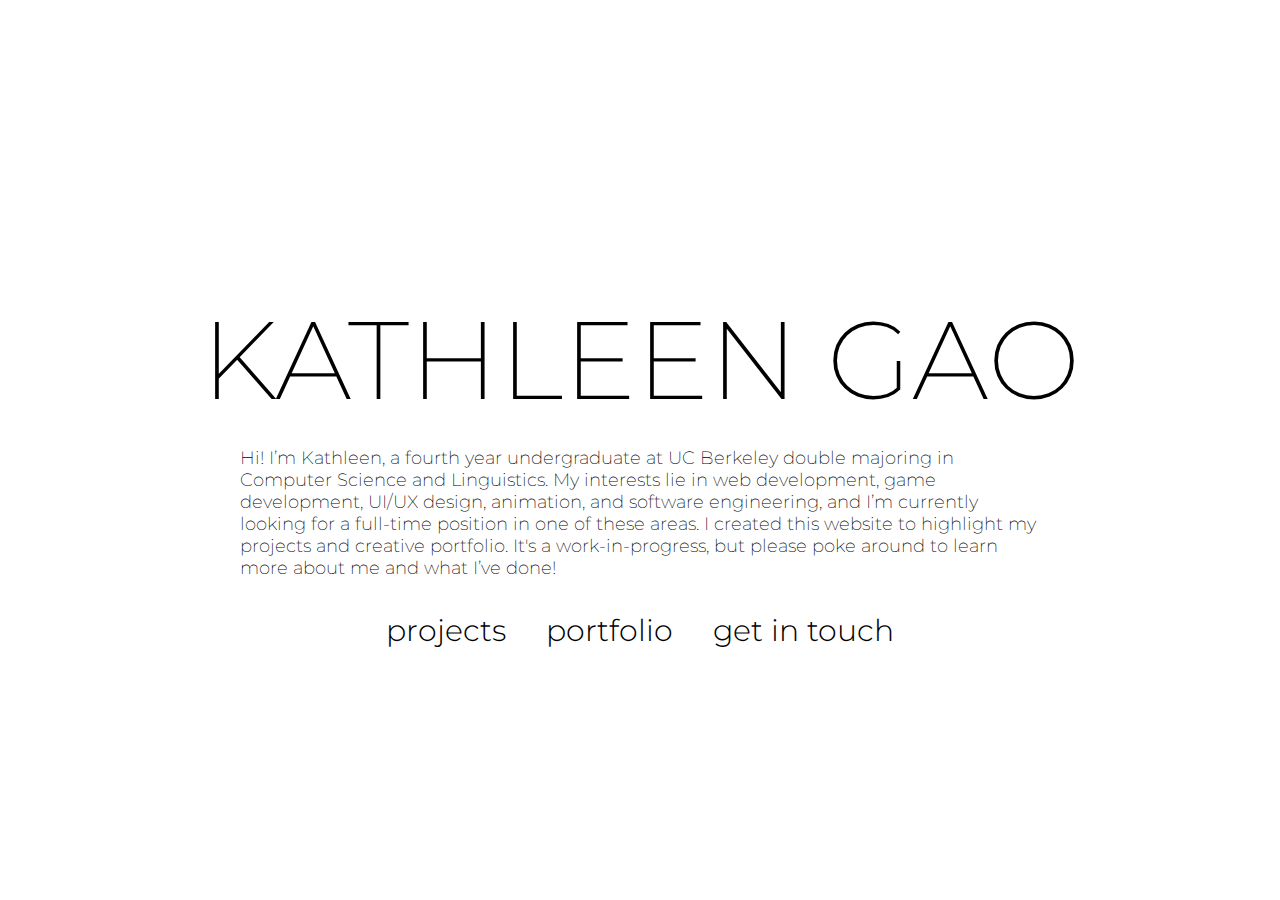
<file: index.html>
<!DOCTYPE html>
<html>
    <head>
	    <meta charset="utf-8">
      <link rel="stylesheet" type="text/css" href="assets/css/style.css"/>
      <link href="https://fonts.googleapis.com/css2?family=Montserrat:wght@100;200;300;400;500;600;700&display=swap" rel="stylesheet">
      <link href="https://fonts.googleapis.com/css2?family=Open+Sans:wght@300;400;600&display=swap" rel="stylesheet">
      <link href="https://fonts.googleapis.com/css2?family=Lato:wght@100;300;400;700;900&display=swap" rel="stylesheet">
    <title>Kathleen Gao</title>
    <link rel="shortcut icon" type="image/png" href="assets/img/portfolio/circle-cropped.png" />
</head>
	<body>
        <div class="title">KATHLEEN GAO</div>
        <div class="aboutMe">Hi! I’m Kathleen, a fourth year undergraduate at UC Berkeley double majoring in Computer Science and Linguistics. My interests lie in web development, game development, UI/UX design, animation, and software engineering, and I’m currently looking for a full-time position in one of these areas. I created this website to highlight my projects and creative portfolio. It's a work-in-progress, but please poke around to learn more about me and what I’ve done!</div>

        <div class="subtitleContainer">
            <div><a class="subtitle" href="projects.html">projects</a></div>
            <div><a class="subtitle" href="art.html">portfolio</a></div>
            <div><a class="subtitle" href="contact.html">get in touch</a></div>
        </div>
    </body>
</html>
</file>
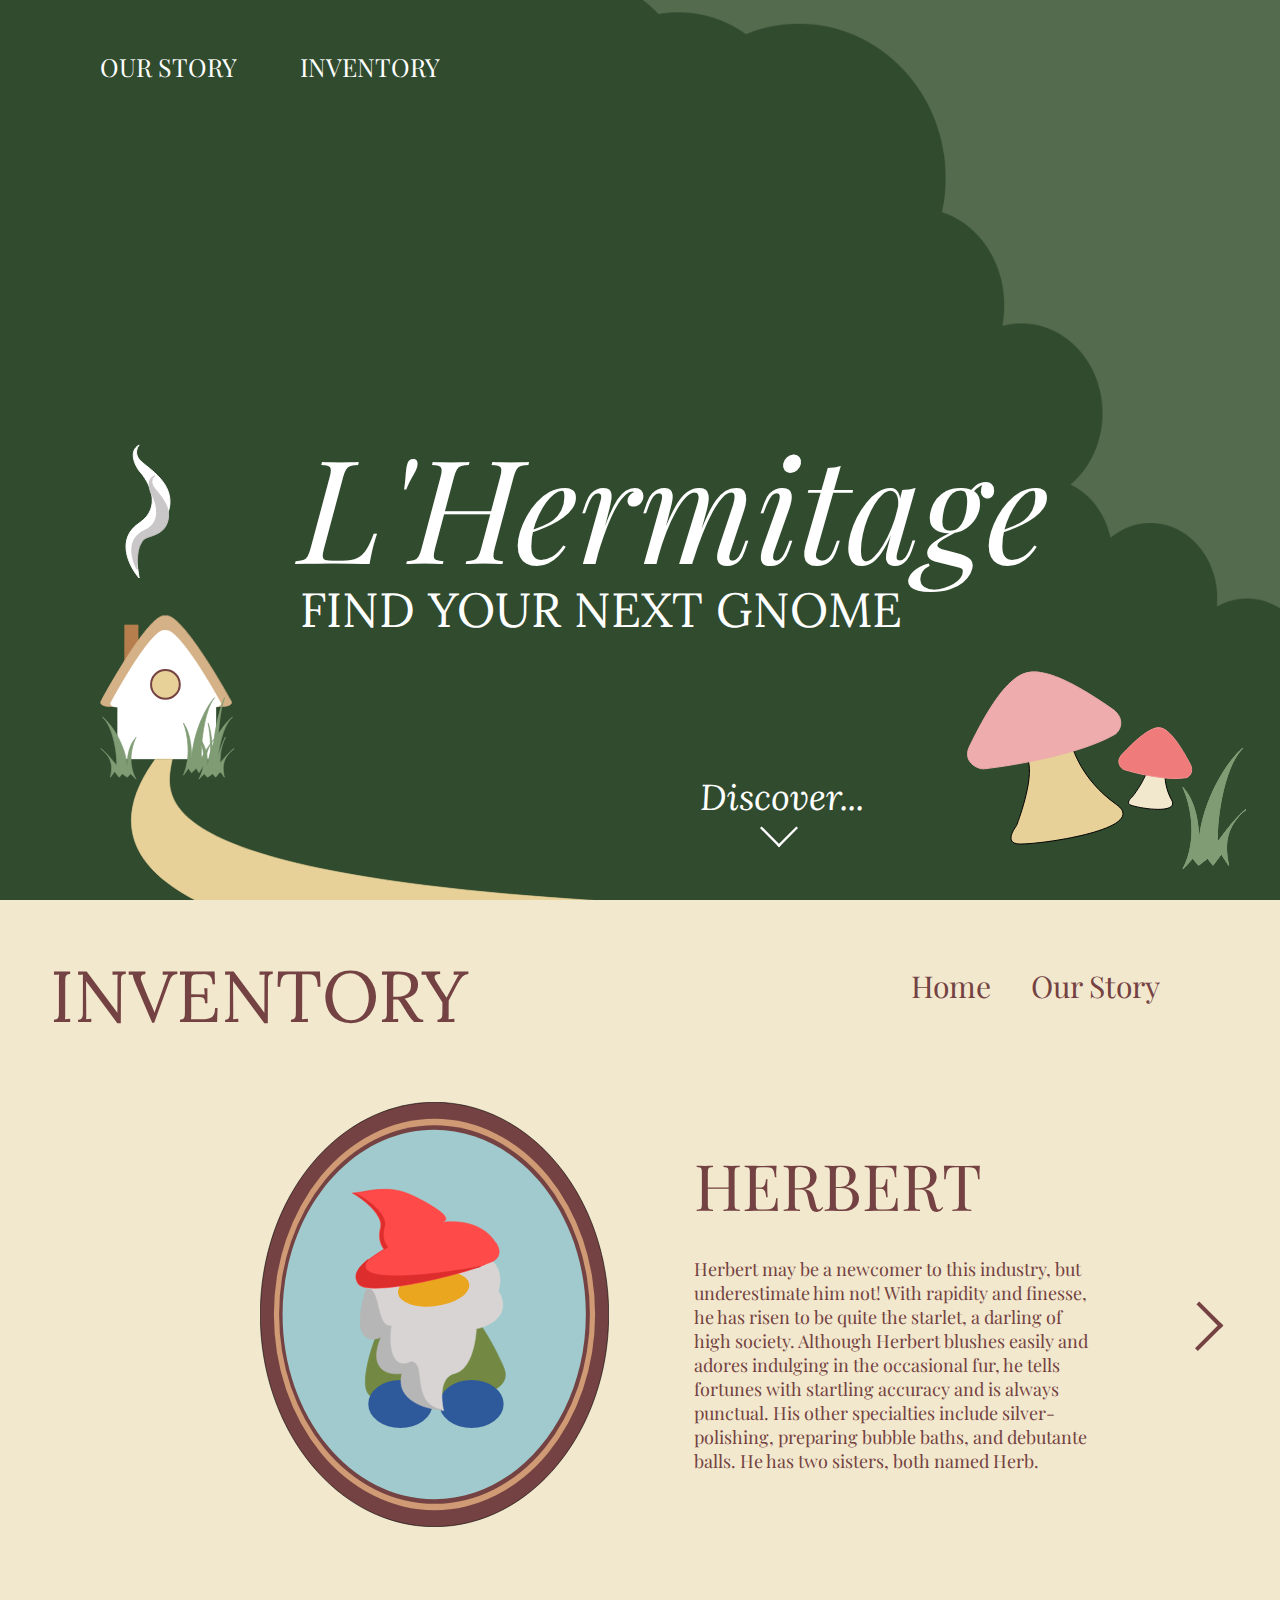
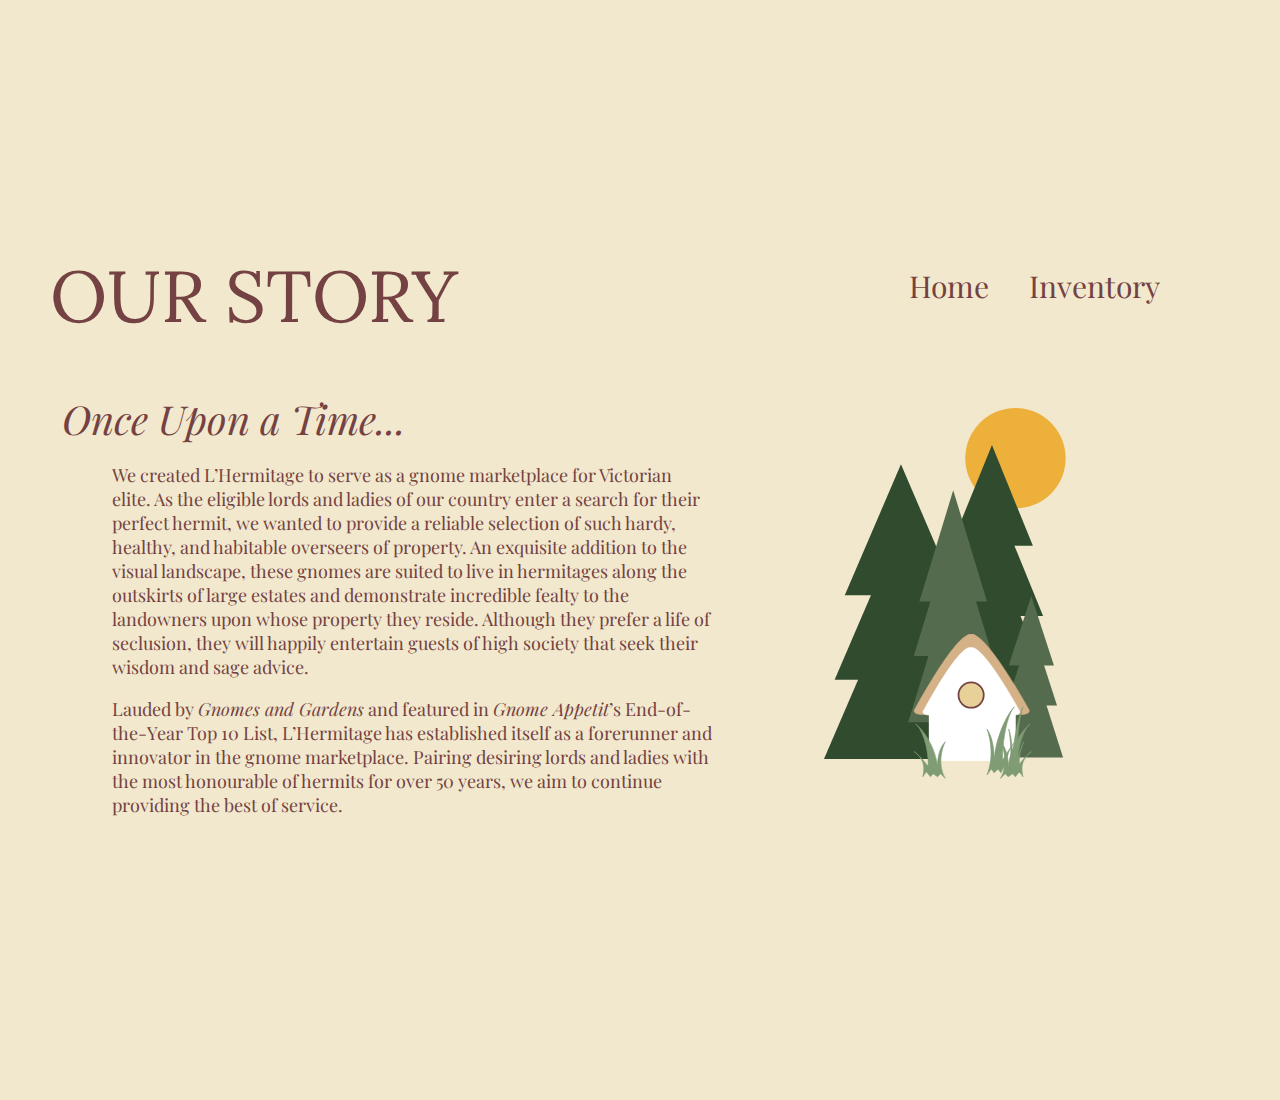
<file: hermitage/index.html>
<!DOCTYPE html>
<html>
	<head>
	    <meta charset="utf-8">
      <link rel="stylesheet" type="text/css" href="assets/css/style.css"/>
      <link href="https://fonts.googleapis.com/css2?family=Playfair+Display:ital,wght@0,400;0,500;0,600;0,700;0,800;1,400;1,500;1,600;1,700;1,800&display=swap" rel="stylesheet">
      <link href="https://fonts.googleapis.com/css2?family=Lora:ital,wght@0,400;0,500;0,600;0,700;1,400;1,500&display=swap" rel="stylesheet">

	</head>
	<body>
        <section id="background">
            <img class="light smoke" src="assets/img/lightsmoke.svg">
            <img class="dark smoke" src="assets/img/darksmoke.svg">
            <img class="shroom" src="assets/img/shroom.svg">
            <img id="house" src="assets/img/house.svg">
            <div class="nav-links">
                <div class="nav-item story"><a href="#story">OUR STORY</a></div>
                <div class="nav-item inventory"><a href="#inventory">INVENTORY</a></div>
            </div>
            <div id="title">L'Hermitage</div>
            <div id="subtitle">FIND YOUR NEXT GNOME</div>
            <div id= "discover"> Discover...</div>
            <div><a href="#inventory"><img id="arrow" src="assets/img/arrow.svg"></a></div>
            
        </section>
        <section id="inventory">
            <div id="header">
                <div id="page-title">
                    INVENTORY
                </div>
                <div class="page-nav-links">
                    <div class="page-nav-item"><a href="#background">Home</a></div>
                    <div class="page-nav-item"><a href="#story">Our Story</a></div>
                </div>
            </div>
            <div id="carousel">
                <div id="carousel-controls">
                    <p><span id="button-previous" class="hidden chevron left"></span></p> 
                    <p><span id="button-next" class="chevron right"></span></p>  
                </div>
                <div id="carousel-image-row">
                    <div class="carousel-image">
                        <img src="assets/img/gnome1.svg">
                        <div class="text herbert"> 
                            <div id="name">HERBERT</div>
                            <div id="description">Herbert may be a newcomer to this industry, but underestimate him not! With rapidity and finesse, he has risen to be quite the starlet, a darling of high society. Although Herbert blushes easily and adores indulging in the occasional fur, he tells fortunes with startling accuracy and is always punctual. His other specialties include silver-polishing, preparing bubble baths, and debutante balls. He has two sisters, both named Herb.</div>
                        </div>
                    </div>
                    <div class="carousel-image">
                        <img src="assets/img/gnome2.svg">
                        <div class="text"> 
                            <div id="name">GEOFF</div>
                            <div id="sub-name">Reference by Viscount Howick upon request</div>
                            <div id="description">Oh, how lovely a wee light would be on this dark night! Lantern-bearing Geoff is the perfect solution for any lord or lady partial to an evening stroll. He may be near-sighted, but Geoff provides a warm, soft ambience visible across a fifty metre radius. Wise and patient, Geoff is happy to spend his days poring over the latest literature with a cup of tea at the ready. He always smells of bergamot. A selective vegetarian, Geoff’s favorite food is lobster, but only when it is free.</div>
                        </div>
                    </div>
                    <div class="carousel-image">
                        <img src="assets/img/gnome3.svg">
                        <div class="text"> 
                            <div id="name">NORMAN</div>
                            <div id="sub-name">Reference by Lady Kenton upon request</div>
                            <div id="description">Although Norman is older than most of his counterparts, he is as spry as any good young lad. His favourite pastime is gardening, which he attributes to maintaining his shapely figure. Any lord or lady lucky enough to visit Norman during the harvest season is certainly in for a treat! An avid and experienced baker, he is beloved for sending guests home with a piece of his famous strawberry-rhubarb pie. He is impassioned about his after forenoon naps and loves to take them in his garden.</div>
                        </div>
                    </div>
                </div>
            </div>
        </section>
        <section id="story">
            <div id="header">
                <div id="page-title">
                    OUR STORY
                </div>
                <div class="page-nav-links">
                    <div class="page-nav-item"><a href="#background">Home</a></div>
                    <div class="page-nav-item"><a href="#inventory">Inventory</a></div>
                </div>
            </div>
            <div id="content">
                <div id="story-text"> 
                    <div id="blurb">Once Upon a Time...</div>
                    <div id="our-story-description">
                        <p>We created L’Hermitage to serve as a gnome marketplace for Victorian elite. As the eligible lords and ladies of our country enter a search for their perfect hermit, we wanted to provide a reliable selection of such hardy, healthy, and habitable overseers of property. An exquisite addition to the visual landscape, these gnomes are suited to live in hermitages along the outskirts of large estates and demonstrate incredible fealty to the landowners upon whose property they reside. Although they prefer a life of seclusion, they will happily entertain guests of high society that seek their wisdom and sage advice. </p>
                        <p>Lauded by <em>Gnomes and Gardens</em> and featured in <em>Gnome Appetit</em>’s End-of-the-Year Top 10 List, L’Hermitage has established itself as a forerunner and innovator in the gnome marketplace. Pairing desiring lords and ladies with the most honourable of hermits for over 50 years, we aim to continue providing the best of service.</p>
                    </div>
                </div>
                <img src="assets/img/ourstory.svg">
            </div>
        </section>
        <script src="assets/js/script.js"></script>
    </body>
    
</html>
</file>
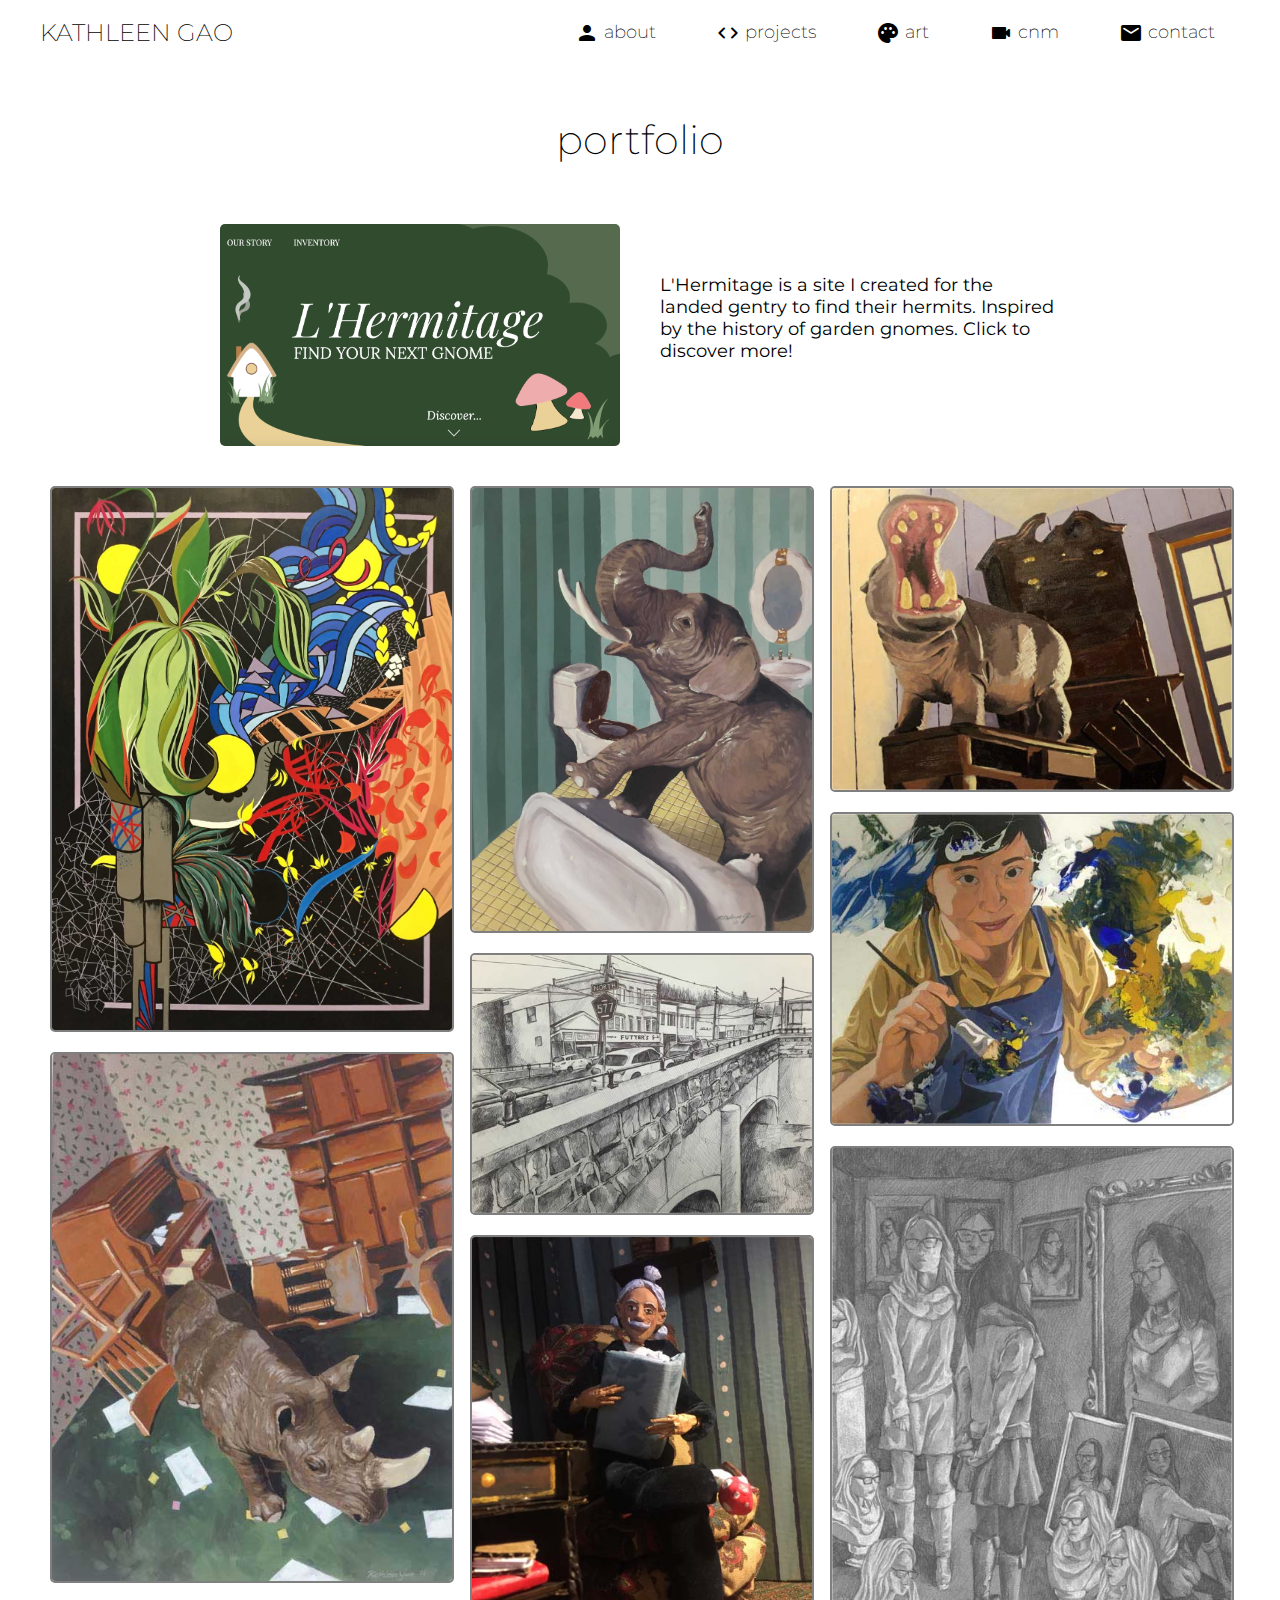
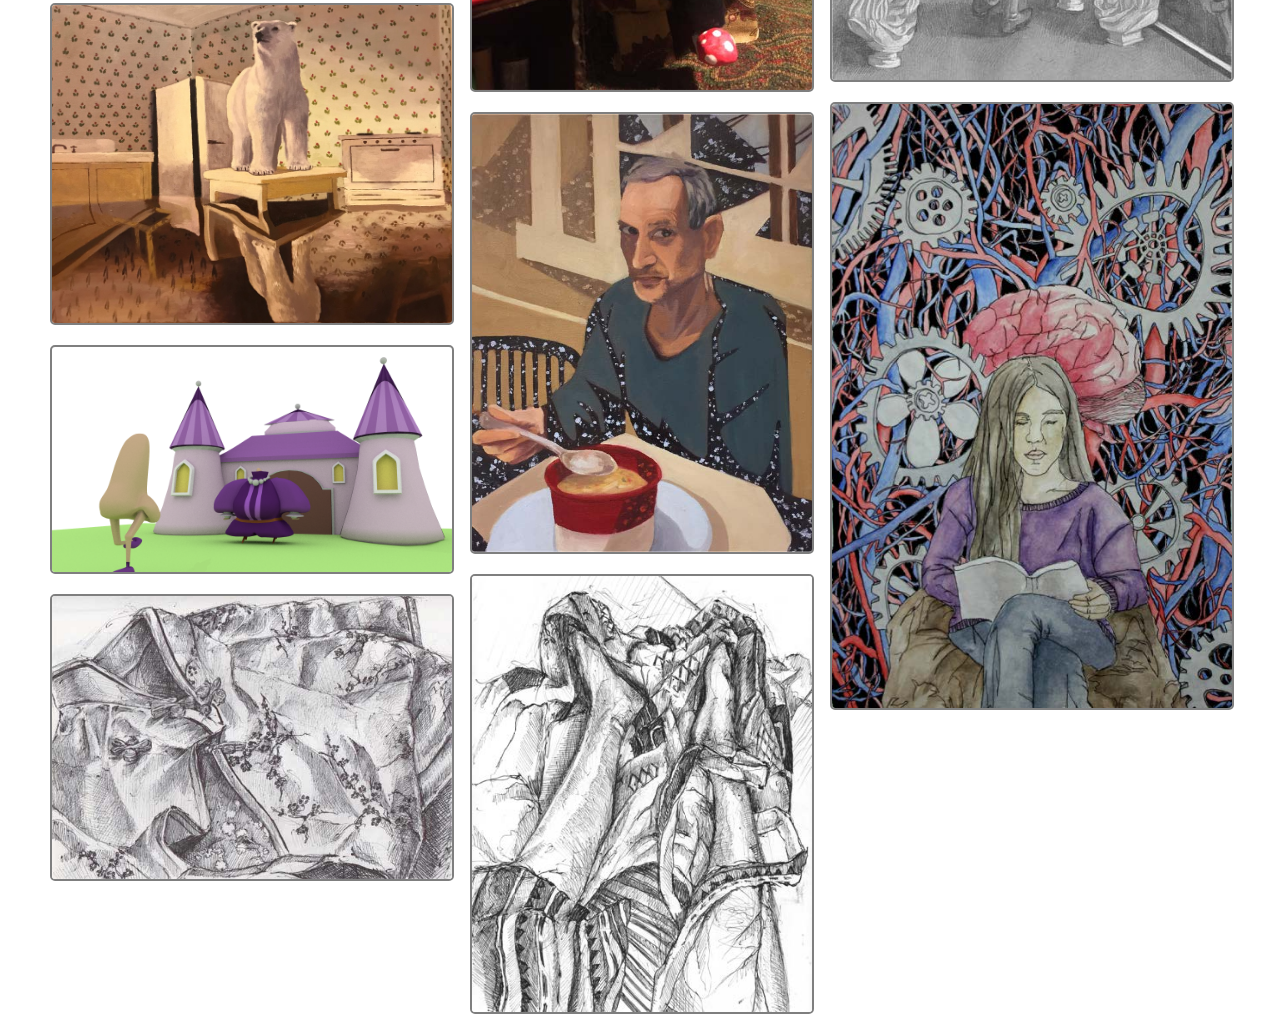
<file: art.html>
<!DOCTYPE html>
<html>

<head>
    <meta charset="utf-8">
    <link rel="stylesheet" type="text/css" href="assets/css/style.css" />
    <link href="https://fonts.googleapis.com/css2?family=Montserrat:wght@100;200;300;400;500;600;700&display=swap"
        rel="stylesheet">
    <link href="https://fonts.googleapis.com/css2?family=Open+Sans:wght@300;400;600&display=swap" rel="stylesheet">
    <link href="https://fonts.googleapis.com/css2?family=Lato:wght@100;300;400;700;900&display=swap" rel="stylesheet">
    <link
        href="https://fonts.googleapis.com/css?family=Material+Icons|Material+Icons+Outlined|Material+Icons+Two+Tone|Material+Icons+Round|Material+Icons+Sharp"
        rel="stylesheet">
        <title>Kathleen Gao</title>
        <link rel="shortcut icon" type="image/png" href="assets/img/portfolio/circle-cropped.png" />
</head>
<header>
    <div class="headerBar">
        <div id="logo">
            KATHLEEN GAO
        </div>
        <nav>
            <a href="index.html">
                <div class="navlabel">
                    <span class="material-icons-round">
                        person
                    </span>
                    <div class="label">about</div>
                </div>
            </a>
            <a href="projects.html">
                <div class="navlabel">
                    <span class="material-icons-round">
                        code
                    </span>
                    <div class="label">projects</div>
                </div>
            </a>
            <a href="art.html">
                <div class="navlabel">
                    <span class="material-icons-round">
                        palette
                    </span>
                    <div class="label">art</div>
                </div>
            </a>
            <a href="noodles.html">
                <div class="navlabel">
                    <span class="material-icons-round">
                        videocam
                    </span>
                    <div class="label">cnm</div>
                </div>
            </a>
            <!-- <a href="hermitage/index.html">
                <div class="navlabel">
                    <span class="material-icons-round">
                        home
                    </span>
                    <div class="label">l'hermitage</div>
                </div>
            </a> -->
            <a href="contact.html">
                <div class="navlabel">
                    <span class="material-icons-round">
                        email
                    </span>
                    <div class="label">contact</div>
                </div>
            </a>

        </nav>
    </div>
</header>

<body>
    <div class="portfolioContainer">
        <div class="portfolioTitle">portfolio</div>
        <!-- <div class=hermTitle>l'hermitage</div> -->

        <a href="hermitage/index.html" class="hermContainer">
            <img id="hermIm" src="assets/img/portfolio/herm.png"/>
            <div class="hermDescription">
                L'Hermitage is a site I created for the landed gentry to find their hermits. Inspired by the history of garden gnomes. Click to discover more!
            </div>
        </a>
        <div class="grid">
            <!-- <div id="background-ohyos" class="grid-item">
                <div id="ohyos-detail"><em>An Abstraction of One Hundred Years of Solitude</em><br>4 x 3 ft.<br>acrylic</div>
                <img  style="max-width:100%;
                max-height:100%;" id="ohyos" src="assets/img/portfolio/ohyos.jpg" />
            </div>
            <div class="grid-item elephant" id="background-funty">
                <div id="funty-detail"><em>Girls Just Wanna Have Ele(fun)t</em><br>24 x 18 in.<br>oil<br>Scholastic Gold Key Award Recipient</div>
                <img id="funty" src="assets/img/portfolio/elephant.jpg" />
            </div>
            <div class="grid-item" id="background-herm">
                <a href="hermitage/index.html">
                <div id="herm-detail">A site for the landed gentry to find their hermits. Inspired by the history of garden gnomes. Click to discover more!</div>
                <img id="herm" src="assets/img/portfolio/herm.png" />
                </a>
            </div> -->
            <img class="grid-item" src="assets/img/portfolio/ohyos.jpg" />
            <img class="grid-item elephant" src="assets/img/portfolio/elephant.jpg" />
            <img class="grid-item" src="assets/img/portfolio/hippo.jpg" />
            <img class="grid-item" src="assets/img/portfolio/linda.jpg" />
            <img class="grid-item elephant" src="assets/img/portfolio/millburn.jpg" />
            <img class="grid-item" src="assets/img/portfolio/rhino.jpg" />
            <img class="grid-item" src="assets/img/portfolio/narcissist.jpg" />
            <img class="grid-item elephant" src="assets/img/portfolio/seymour.jpg" />
            <img class="grid-item" src="assets/img/portfolio/polar.jpg" />
            <img class="grid-item" src="assets/img/portfolio/work.jpg" />
            <img class="grid-item elephant" src="assets/img/portfolio/jeff.jpg" />
            <img class="grid-item" src="assets/img/portfolio/final_shot.png" />
            <img class="grid-item elephant" src="assets/img/portfolio/lazy.jpg" />
            <img class="grid-item" src="assets/img/portfolio/qipao.jpg" />
            <!-- <div class="grid-item">  L'Hermitage, a site I created for the landed gentry to find their hermits! Inspired by the history of garden gnomes. </div> -->
            
        </div>
        
    </div>

    <script src="assets/js/masonry.pkgd.min.js"></script>
    <script src="assets/js/imagesloaded.pkgd.min.js"></script>
    <script src="assets/js/script.js"></script>

</body>

</html>
</file>
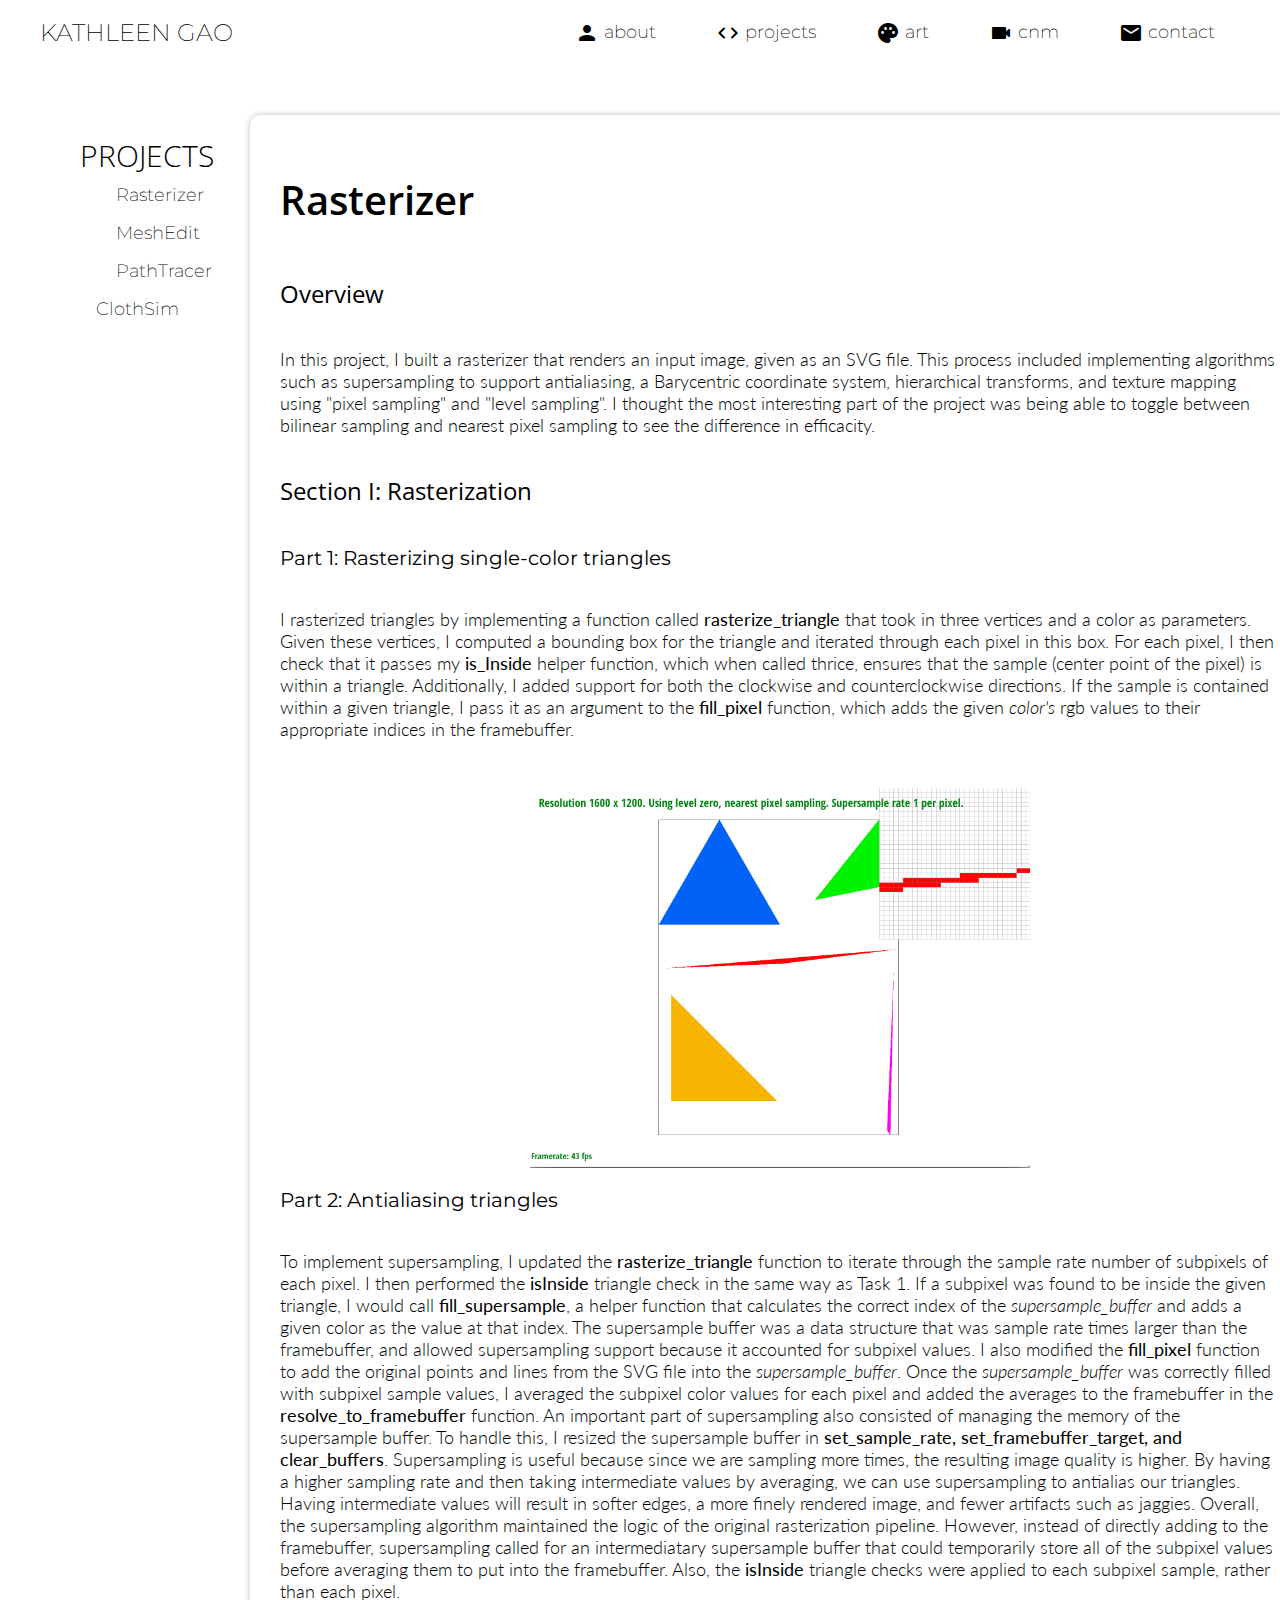
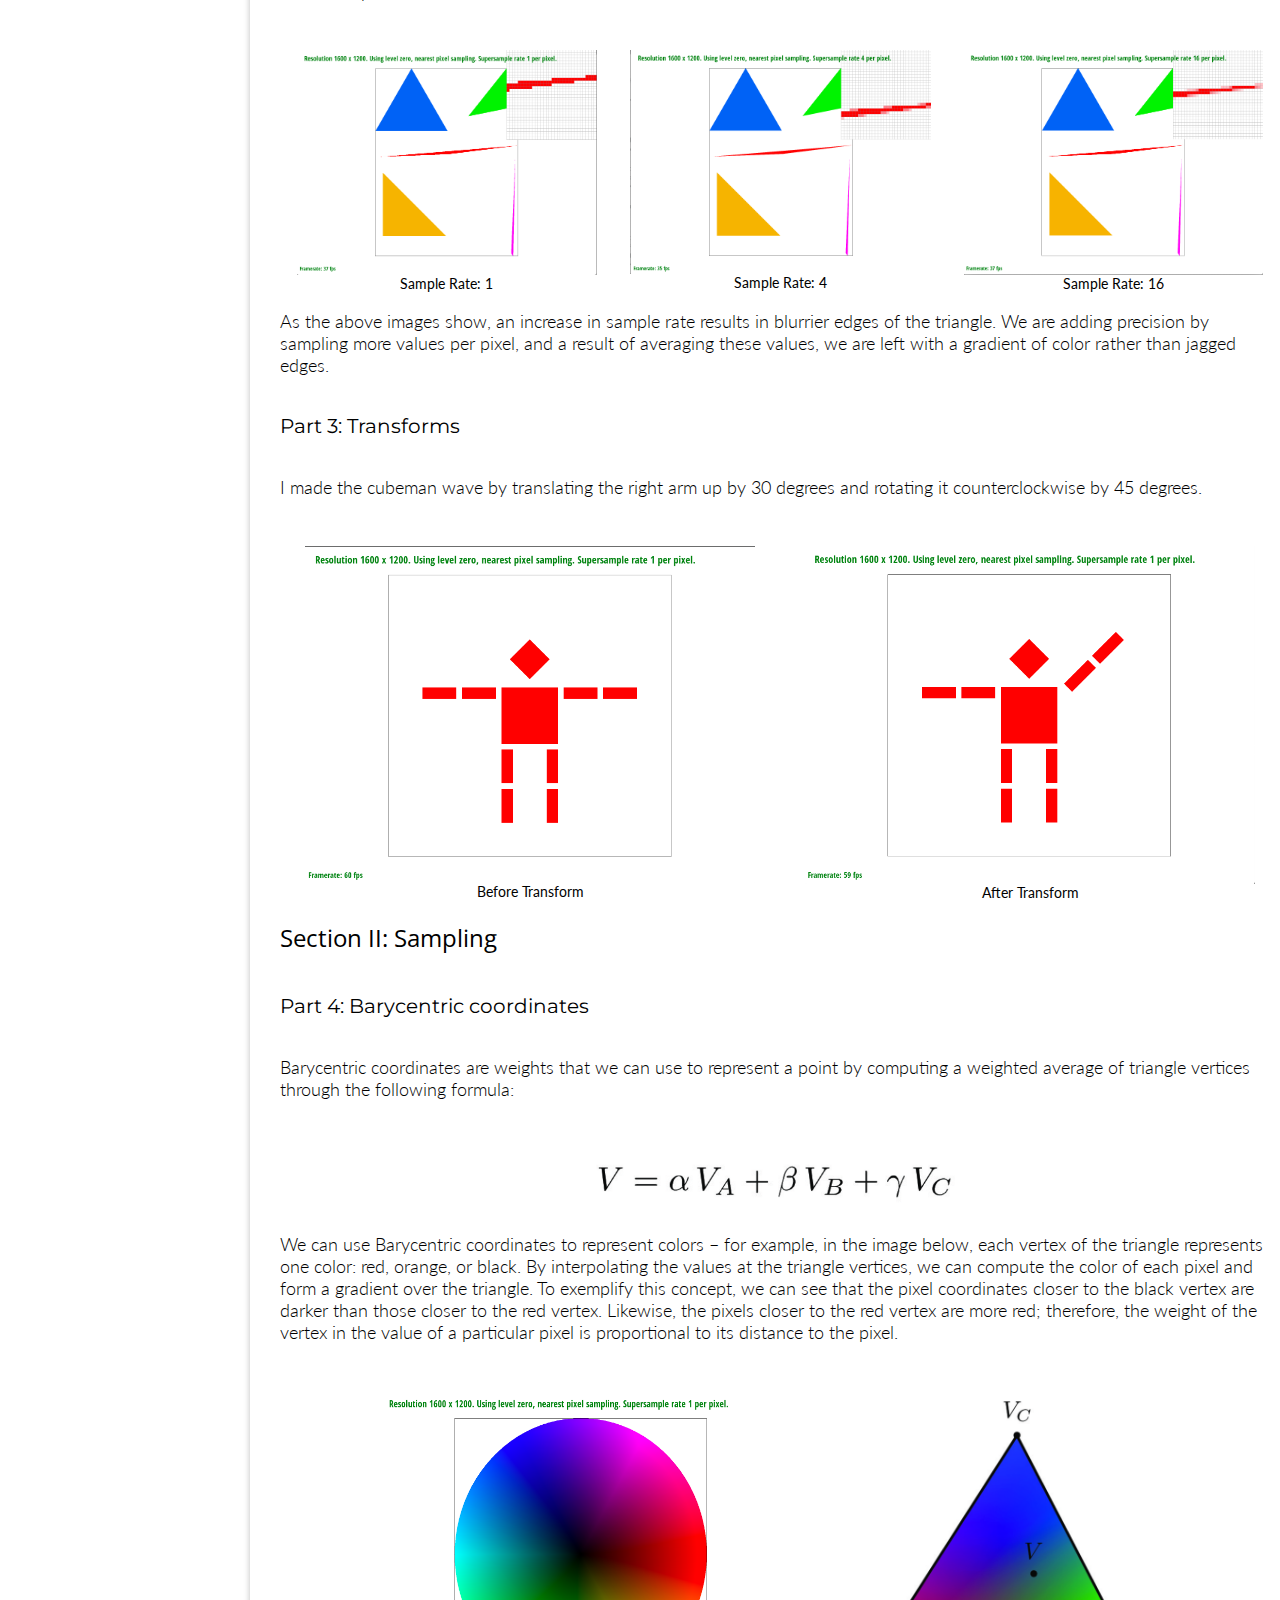
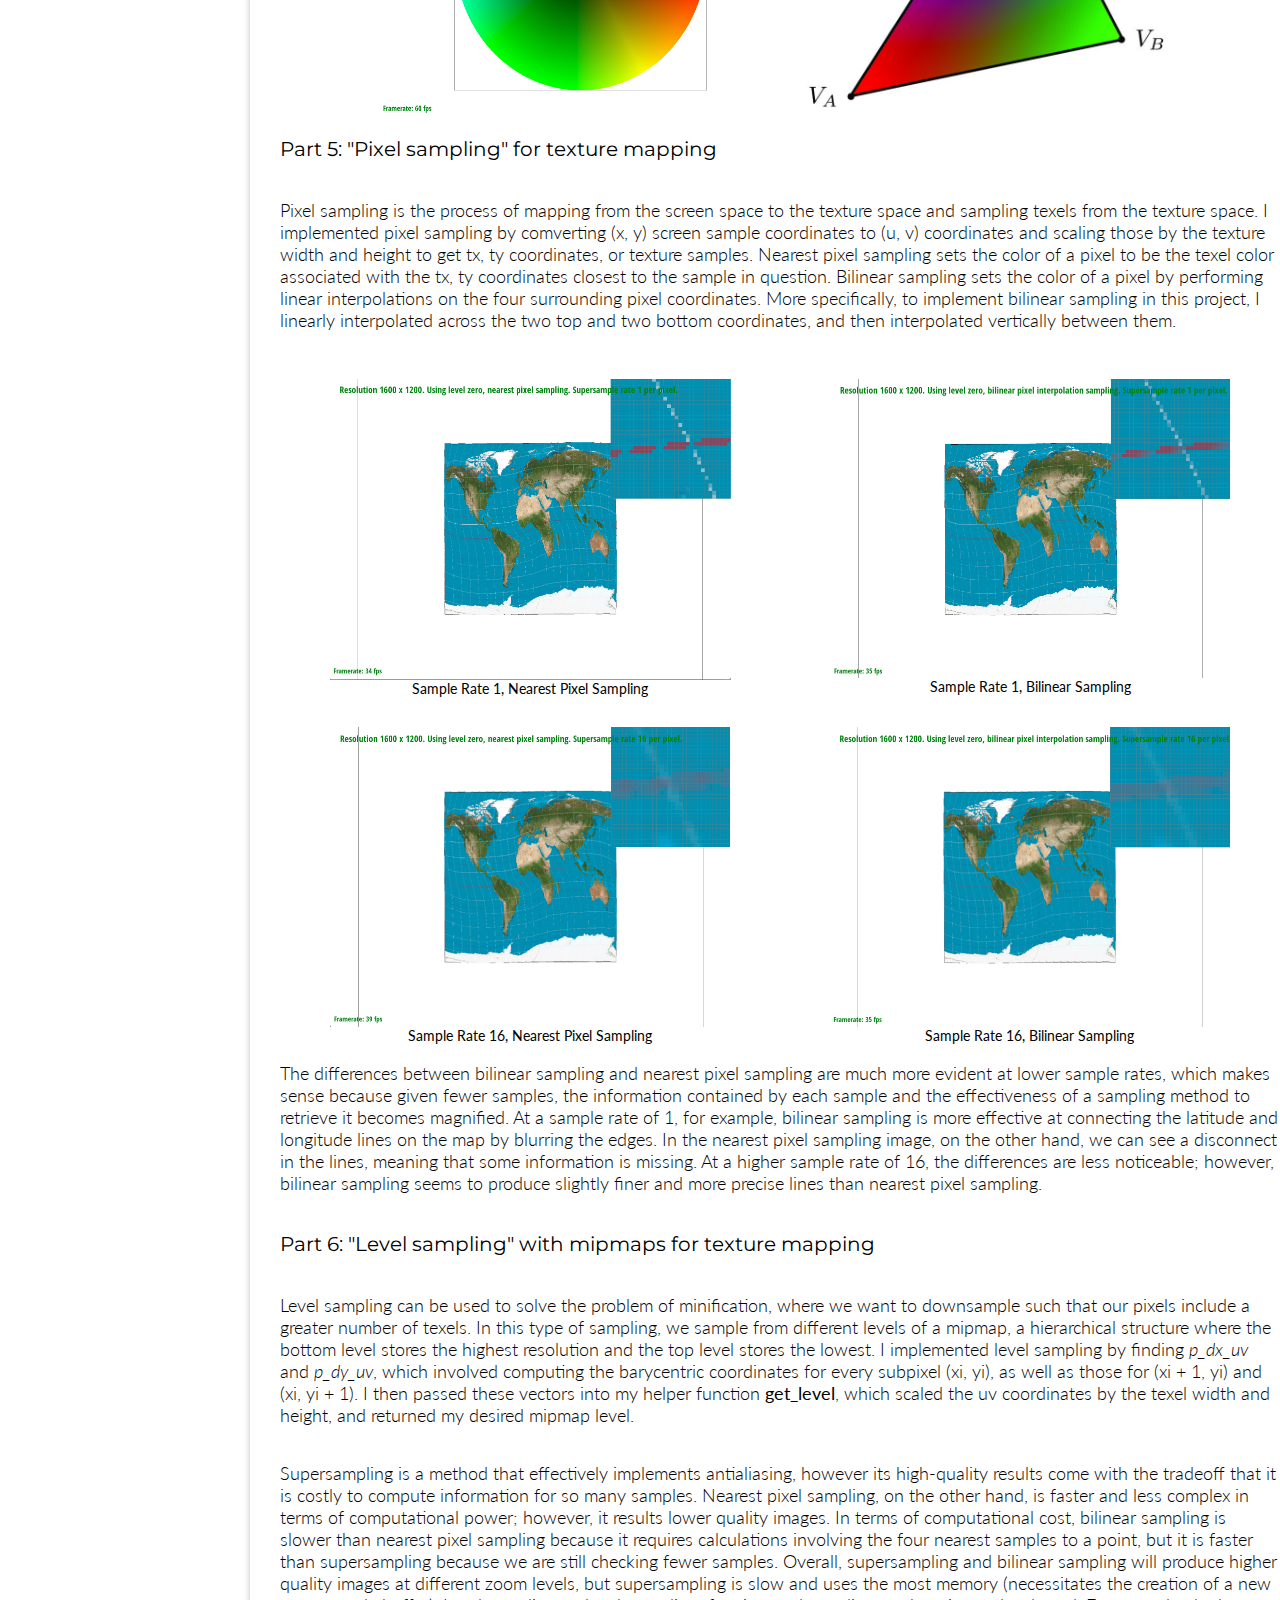
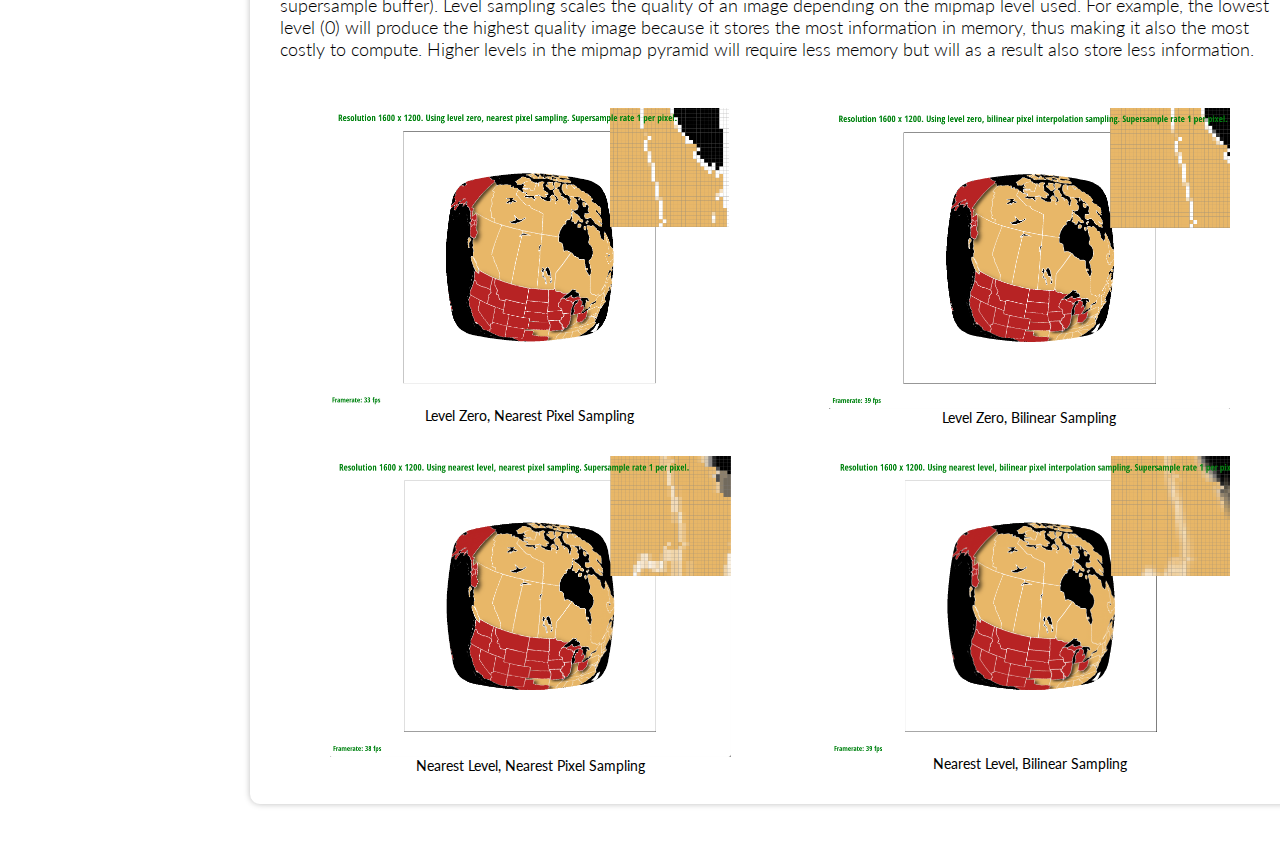
<file: projects.html>
<!DOCTYPE html>
<html>

<head>
    <meta charset="utf-8">
    <link rel="stylesheet" type="text/css" href="assets/css/style.css" />
    <link href="https://fonts.googleapis.com/css2?family=Montserrat:wght@100;200;300;400;500;600;700&display=swap"
        rel="stylesheet">
    <link href="https://fonts.googleapis.com/css2?family=Open+Sans:wght@300;400;600&display=swap" rel="stylesheet">
    <link href="https://fonts.googleapis.com/css2?family=Lato:wght@100;300;400;700;900&display=swap" rel="stylesheet">
    <link
        href="https://fonts.googleapis.com/css?family=Material+Icons|Material+Icons+Outlined|Material+Icons+Two+Tone|Material+Icons+Round|Material+Icons+Sharp"
        rel="stylesheet">
        <title>Kathleen Gao</title>
    <link rel="shortcut icon" type="image/png" href="assets/img/portfolio/circle-cropped.png" />
    <script src="assets/js/projects.js"></script>
</head>
<header>
    <div class="headerBar">
        <div id="logo">
            KATHLEEN GAO
        </div>
        <nav>
            <a href="index.html">
                <div class="navlabel">
                    <span class="material-icons-round">
                        person
                    </span>
                    <div class="label">about</div>
                </div>
            </a>
            <a href="projects.html">
                <div class="navlabel">
                    <span class="material-icons-round">
                        code
                    </span>
                    <div class="label">projects</div>
                </div>
            </a>
            <a href="art.html">
                <div class="navlabel">
                    <span class="material-icons-round">
                        palette
                    </span>
                    <div class="label">art</div>
                </div>
            </a>
            <a href="noodles.html">
                <div class="navlabel">
                    <span class="material-icons-round">
                        videocam
                    </span>
                    <div class="label">cnm</div>
                </div>
            </a>
            <!-- <a href="hermitage/index.html">
                <div class="navlabel">
                    <span class="material-icons-round">
                        home
                    </span>
                    <div class="label">l'hermitage</div>
                </div>
            </a> -->
            <a href="contact.html">
                <div class="navlabel">
                    <span class="material-icons-round">
                        email
                    </span>
                    <div class="label">contact</div>
                </div>
            </a>

        </nav>
    </div>
</header>

<body>

    <div class="projectsContainer">
        <div class="navigationSidebar">
            <div id="sidebar">
                <div class="projectHeader">PROJECTS</div>
                <div id="sidebar-content">
                    <a href="#rasterizer">
                        <button onclick="show('rasterizer')">Rasterizer</button>
                    </a>
                    <a href="#meshEdit">
                        <button onclick="show('meshEdit')">MeshEdit</button>
                    </a>
                    <a href="#pathTracer">
                        <button onclick="show('pathTracer')">PathTracer</button>
                    </a>
                    <a href="#clothSim">
                        <button onclick="show('clothSim')">ClothSim</button>
                    </a>

                </div>
            </div>
        </div>
        <!--PROJECT 1: RASTERIZER-->
        <div class="card vertical" id="rasterizer">
            <h1 style="margin-bottom: 30px">Rasterizer</h1>
            <h2>Overview</h2>
            <p> In this project, I built a rasterizer that renders an input image, given as an SVG file. This process
                included implementing algorithms such as supersampling to support antialiasing, a Barycentric coordinate
                system, hierarchical transforms, and texture mapping using "pixel sampling" and "level sampling". I
                thought the most interesting part of the project was being able to toggle between
                bilinear sampling and nearest pixel sampling to see the difference in efficacity.</p>
            <h2>Section I: Rasterization</h2>
            <h3>Part 1: Rasterizing single-color triangles</h3>
            <p>I rasterized triangles by implementing a function called <strong>rasterize_triangle</strong> that took in
                three vertices and a color as parameters. Given these vertices,
                I computed a bounding box for the triangle and iterated through each pixel in this box. For each pixel,
                I then check that it passes my <strong>is_Inside</strong> helper function, which
                when called thrice, ensures that the sample (center point of the pixel) is within a triangle.
                Additionally, I added support for both the clockwise and counterclockwise directions.
                If the sample is contained within a given triangle, I pass it as an argument to the
                <strong>fill_pixel</strong> function, which adds the given <em>color's</em> rgb values to their
                appropriate
                indices in the framebuffer.</p>
            <div class="imageContainer">
                <img style="width:50%" src="assets/img/rasterizer/task1.png" />
            </div>
            <h3>Part 2: Antialiasing triangles</h3>
            <p>To implement supersampling, I updated the <strong>rasterize_triangle</strong> function to iterate through
                the sample rate number of subpixels of each pixel. I then performed the <strong>isInside</strong>
                triangle check in the same
                way as Task 1. If a subpixel was found to be inside the given triangle, I would call
                <strong>fill_supersample</strong>, a helper function that calculates the correct index of the
                <em>supersample_buffer</em> and
                adds a given color as the value at that index. The supersample buffer was a data structure that was
                sample rate times larger than the framebuffer, and allowed supersampling support because it accounted
                for subpixel values.
                I also modified the <strong>fill_pixel</strong> function to add the original points and lines from the
                SVG file into the <em>supersample_buffer</em>.
                Once the <em>supersample_buffer</em> was correctly filled with subpixel sample values, I averaged the
                subpixel color values for each pixel and added the averages to the framebuffer in the
                <strong>resolve_to_framebuffer</strong> function.
                An important part of supersampling also consisted of managing the memory of the supersample buffer. To
                handle this, I resized the supersample buffer in <strong>set_sample_rate, set_framebuffer_target, and
                    clear_buffers</strong>.
                Supersampling is useful because since we are sampling more times, the resulting image quality is higher.
                By having a higher sampling rate and then taking intermediate values by averaging, we can use
                supersampling to antialias our triangles.
                Having intermediate values will result in softer edges, a more finely rendered image, and fewer
                artifacts such as jaggies.
                Overall, the supersampling algorithm maintained the logic of the original rasterization pipeline.
                However, instead of directly adding to the framebuffer, supersampling called for an intermediatary
                supersample buffer that could
                temporarily store all of the subpixel values before averaging them to put into the framebuffer. Also,
                the <strong>isInside</strong> triangle checks were applied to each subpixel sample, rather than each
                pixel.
            </p>
            <div class="imageContainer">
                <div class="imageWCaptions">
                    <img style="width: 90%" src="assets/img/rasterizer/task2SR1.png" />
                    <div class="caption">Sample Rate: 1</div>
                </div>
                <div class="imageWCaptions">
                    <img style="width: 90%" src="assets/img/rasterizer/task2SR4.png" />
                    <div class="caption">Sample Rate: 4</div>
                </div>
                <div class="imageWCaptions">
                    <img style="width: 90%" src="assets/img/rasterizer/task2SR16.png" />
                    <div class="caption">Sample Rate: 16</div>
                </div>

            </div>
            <p>As the above images show, an increase in sample rate results in blurrier edges of the triangle. We are
                adding precision by sampling more values per pixel, and a result of averaging these values, we are left
                with a gradient of color rather than jagged edges.</p>
            <h3>Part 3: Transforms</h3>
            <p>I made the cubeman wave by translating the right arm up by 30 degrees and rotating it counterclockwise by
                45 degrees.</p>
            <div class="imageContainer">
                <div class="imageWCaptions">
                    <img style="width: 90%" src="assets/img/rasterizer/task3original.png" />
                    <div class="caption">Before Transform</div>
                </div>
                <div class="imageWCaptions">
                    <img style="width: 90%" src="assets/img/rasterizer/task3wave.png" />
                    <div class="caption">After Transform</div>
                </div>
            </div>
            <h2>Section II: Sampling</h2>
            <h3>Part 4: Barycentric coordinates</h3>
            <p> Barycentric coordinates are weights that we can use to represent a point by computing a weighted average
                of triangle vertices through the following formula:</p>
            <div class="imageContainer">
                <img style="width:40%" src="assets/img/rasterizer/formula.png" />
            </div>
            <p>We can use Barycentric coordinates
                to represent colors – for example, in the image below, each vertex of the triangle represents one color:
                red, orange, or black. By interpolating the values at the
                triangle vertices, we can compute the color of each pixel and form a gradient over the triangle. To
                exemplify this concept, we can see that the pixel coordinates closer to
                the black vertex are darker than those closer to the red vertex. Likewise, the pixels closer to the red
                vertex are more red; therefore, the weight of the vertex in the value of a
                particular pixel is proportional to its distance to the pixel.
            </p>
            <div class="imageContainer">
                <img style="width: 40%" src="assets/img/rasterizer/task4.png" />
                <img style="width: 40%" src="assets/img/rasterizer/bary.png" />
            </div>
            <h3>Part 5: "Pixel sampling" for texture mapping</h3>
            <p>Pixel sampling is the process of mapping from the screen space to the texture space and sampling texels
                from the texture space. I implemented pixel sampling by comverting (x, y) screen sample coordinates to
                (u, v) coordinates and scaling
                those by the texture width and height to get tx, ty coordinates, or texture samples. Nearest pixel
                sampling sets the color of a pixel to be the texel color associated with the tx, ty coordinates closest
                to the sample in question.
                Bilinear sampling sets the color of a pixel by performing linear interpolations on the four surrounding
                pixel coordinates. More specifically, to implement bilinear sampling
                in this project, I linearly interpolated across the two top and two bottom coordinates, and then
                interpolated vertically between them.
            </p>
            <div class="imageContainer">
                <div class="imageWCaptions">
                    <img style="width: 80%" src="assets/img/rasterizer/task5SR1BLF.png" />
                    <div class="caption">Sample Rate 1, Nearest Pixel Sampling</div>
                </div>
                <div class="imageWCaptions">
                    <img style="width: 80%" src="assets/img/rasterizer/task5SR1NPS.png" />
                    <div class="caption">Sample Rate 1, Bilinear Sampling</div>
                </div>
            </div>
            <div class="imageContainer">
                <div class="imageWCaptions">
                    <img style="width: 80%" src="assets/img/rasterizer/task5SR16BLF.png" />
                    <div class="caption">Sample Rate 16, Nearest Pixel Sampling</div>
                </div>
                <div class="imageWCaptions">
                    <img style="width: 80%" src="assets/img/rasterizer/task5SR16NPS.png" />
                    <div class="caption">Sample Rate 16, Bilinear Sampling</div>
                </div>
            </div>
            <p>The differences between bilinear sampling and nearest pixel sampling are much more evident at lower
                sample rates, which makes sense because
                given fewer samples, the information contained by each sample and the effectiveness of a sampling method
                to retrieve it becomes magnified. At a sample rate of 1, for example, bilinear sampling
                is more effective at connecting the latitude and longitude lines on the map by blurring the edges. In
                the nearest pixel sampling image, on the other hand,
                we can see a disconnect in the lines, meaning that some information is missing. At a higher sample rate
                of 16, the differences are less noticeable; however, bilinear sampling
                seems to produce slightly finer and more precise lines than nearest pixel sampling.
            </p>
            <h3>Part 6: "Level sampling" with mipmaps for texture mapping</h3>
            <p>Level sampling can be used to solve the problem of minification, where we want to downsample such that
                our pixels include a greater number of texels. In this type of sampling,
                we sample from different levels of a mipmap, a hierarchical structure where the bottom level stores the
                highest resolution and the top level stores the lowest. I implemented level sampling
                by finding <em>p_dx_uv</em> and <em>p_dy_uv</em>, which involved computing the barycentric coordinates
                for every subpixel (xi, yi), as well as those for (xi + 1, yi) and (xi, yi + 1).
                I then passed these vectors into my helper function <strong>get_level</strong>, which scaled the uv
                coordinates by the texel width and height, and returned my desired mipmap level.
            </p>
            <p>Supersampling is a method that effectively implements antialiasing, however its high-quality results come
                with the tradeoff that it is costly to compute information for so many samples.
                Nearest pixel sampling, on the other hand, is faster and less complex in terms of computational power;
                however, it results lower quality images. In terms of computational cost, bilinear sampling
                is slower than nearest pixel sampling because it requires calculations involving the four nearest
                samples to a point, but it is faster than supersampling because we are still checking fewer samples.
                Overall, supersampling and bilinear sampling will produce higher quality images at different zoom
                levels, but supersampling is slow and uses the most memory (necessitates the creation of a new
                supersample buffer).
                Level sampling scales the quality of an image depending on the mipmap level used. For example, the
                lowest level (0) will produce the highest quality image because it stores the most information in
                memory,
                thus making it also the most costly to compute. Higher levels in the mipmap pyramid will require less
                memory but will as a result also store less information.
            </p>
            <div class="imageContainer">
                <div class="imageWCaptions">
                    <img style="width: 80%" src="assets/img/rasterizer/task6L0NPS.png" />
                    <div class="caption">Level Zero, Nearest Pixel Sampling</div>
                </div>
                <div class="imageWCaptions">
                    <img style="width: 80%" src="assets/img/rasterizer/task6L0BLS.png" />
                    <div class="caption">Level Zero, Bilinear Sampling</div>
                </div>
            </div>
            <div class="imageContainer">
                <div class="imageWCaptions">
                    <img style="width: 80%" src="assets/img/rasterizer/task6NLNPS.png" />
                    <div class="caption">Nearest Level, Nearest Pixel Sampling</div>
                </div>
                <div class="imageWCaptions">
                    <img style="width: 80%" src="assets/img/rasterizer/task6NLBLS.png" />
                    <div class="caption">Nearest Level, Bilinear Sampling</div>
                </div>
            </div>
        </div>

        <!--PROJECT 2: MESHEDIT-->
        <div class="card vertical" id="meshEdit" style="margin-left: 250px;">
            <h1 style="margin-bottom: 50px">MeshEdit</h1>
            <h2>Overview</h2>
            <p>In this project, I implemented de Casteljau's algorithm to build Bezier curves and surfaces. I also
                implemented loop subdivision, an upsampling algorithm
                that used edge flipping and splitting over halfedge meshes to increase their resolution. I thought it
                was interesting how pre-splitting edges could alleviate
                asymmetry when performing loop subdivision, because it could fix the uneven distribution of triangles.
            </p>
            <h2>Section I: Bezier Curves and Surfaces</h2>
            <p>The de Casteljau's algorithm is a recursive solution to evaluating Bezier curves by performing successive
                linear interpolation across a given number of points. So given n control points, I implemented
                one step of this algorithm by linearly interpolating to compute the n-1 derivatives, or intermediate
                control points. By continually calling this <strong>evaluateStep</strong> function, I am able to
                successively interpolate until I have one point that represents a final point on my curve. The parameter
                t takes on values between 0 and 1, and changing this parameter results in the computation of different
                points of the final curve. So by sliding the values of parameter t, we can perform de Casteljau's
                algorithm to compute the full curve.
            </p>
            <h3>Part 1: Bezier curves with 1D de Casteljau subdivision</h3>
            <div class="imageContainer">
                <div class="imageWCaptions">
                    <img style="width: 50%" src="assets/img/meshEdit/task1-1.png" />
                    <div class="caption">6 Control Points</div>
                </div>

            </div>
            <div class="imageContainer">
                <div class="imageWCaptions">
                    <img style="width: 80%" src="assets/img/meshEdit/task1-2.png" />
                    <div class="caption">Step 1</div>
                </div>
                <div class="imageWCaptions">
                    <img style="width: 80%" src="assets/img/meshEdit/task1-3.png" />
                    <div class="caption">Step 2</div>
                </div>

            </div>
            <div class="imageContainer">
                <div class="imageWCaptions">
                    <img style="width: 80%" src="assets/img/meshEdit/task1-4.png" />
                    <div class="caption">Step 3</div>
                </div>
                <div class="imageWCaptions">
                    <img style="width: 80%" src="assets/img/meshEdit/task1-5.png" />
                    <div class="caption">Step 4</div>
                </div>
            </div>
            <div class="imageContainer">
                <div class="imageWCaptions">
                    <img style="width: 80%" src="assets/img/meshEdit/task1-6.png" />
                    <div class="caption">Step 5</div>
                </div>
                <div class="imageWCaptions">
                    <img style="width: 80%" src="assets/img/meshEdit/task1-7.png" />
                    <div class="caption">Step 6</div>
                </div>

            </div>
            <div class="imageContainer">
                <div class="imageWCaptions">
                    <img style="width: 50%" src="assets/img/meshEdit/task1-8.png" />
                    <div class="caption">Modified control points and parameter t</div>
                </div>
            </div>
            <h3>Part 2: Bezier surfaces with separable 1D de Casteljau subdivision</h3>
            <p>A Bezier surface is comprised of m rows of control points, where each row forms a Bezier curve
                parameterized by u. The cross-section of these m rows
                then form n rows of control points. As a result, we can see a Bezier surface as a sort of matrix, and
                perform de Casteljau's algorithm successively to the m rows and then n columns. In my implementation, I
                divided this task into an <strong>evaluate</strong>
                function, coupled with two helper functions. The first helper function, <strong>evaluateStep</strong>,
                had the same utility as <strong>evaluateStep</strong> in Task 1,
                only it accounted for the 3-D space instead of just the 2-D. The second helper function
                <strong>evaluate1D</strong> successfully calls <strong>evaluateStep</strong> to return
                one final point on a Bezier curve. The final function <strong>evaluate</strong> calls
                <strong>evaluate1D</strong> to compute a P_i parameterized by u for m rows in my "matrix" of
                control points. I then allocate space for a vector that stores these P_i points, and call
                <strong>evaluate1D</strong> once more to evaluate these P_i points in the column direction,
                to return one final point on the Bezier curve parameterized by both u and v.
            </p>
            <div class="imageContainer">
                <img style="width: 50%" src="assets/img/meshEdit/task2.png" />
            </div>
            <h2>Section II: Sampling</h2>
            <h3>Part 3: Average normals for half-edge meshes</h3>
            <p>I implemented the area-weighted vertex normals in the function <strong>normal</strong>, where given a
                vertex, I iterated through all of the neighboring
                vertices to compute the area of each face using the <strong>cross</strong> function. I summed up the
                areas and then divided by the number of faces to compute an average,
                then I called <strong>unit</strong> on this result to normalize it.</p>
            <div class="imageContainer">
                <div class="imageWCaptions">
                    <img style="width: 80%" src="assets/img/meshEdit/task3-1.png" />
                    <div class="caption">Teapot shaded without vertex normals</div>
                </div>
                <div class="imageWCaptions">
                    <img style="width: 80%" src="assets/img/meshEdit/task3-2.png" />
                    <div class="caption">Teapot shaded with vertex normals</div>
                </div>
            </div>
            <h3>Part 4: Half-edge Flip</h3>
            <p>My implementation of the edge flip operation consisted of initializing the values for a mesh and flipping
                a given edge, which entailed reassigning values and pointers
                to all relevant mesh elements. To write the <strong>flipEdge</strong> function, I relied on the "Guide
                to Implementing Edge Operations" document. By following the provided
                reference document carefully, I was able to avoid any major debugging.
            </p>
            <div class="imageContainer">
                <div class="imageWCaptions">
                    <img style="width: 80%" src="assets/img/meshEdit/task4-1.png" />
                    <div class="caption">Teapot without edge flips</div>
                </div>
                <div class="imageWCaptions">
                    <img style="width: 80%" src="assets/img/meshEdit/task4-2.png" />
                    <div class="caption">Teapot without edge flips</div>
                </div>
            </div>
            <h3>Part 5: Half-edge Split</h3>
            <p>To implement the edge split operation, I followed the same process for initializing my mesh as in Task 4.
                However, edge splitting was more complicated than flipping because I
                had to create new mesh elements to support the split operation, as well as compute the position for the
                new vertex, which was the midpoint of the vertices that were on
                either side of the given EdgeIter e0. I then drew my own after-split diagram to figure out how to
                reassign element pointers, and followed the diagram in my code implementation.
                I debugged this section by repeatedly checking that my diagram matched with my actual implementation.
                While I was able to fix some pointer errors this way, ultimately I realized
                I was creating my new elements incorrectly. Originally I was creating a new object for each element
                (e.g. calling EdgeIter() to create a new EdgeIter), whereas
                I should have been calling the <strong>new______</strong> function (e.g. newEdgeIter()).
            </p>
            <div class="imageContainer">
                <div class="imageWCaptions">
                    <img style="width: 90%" src="assets/img/meshEdit/task5-1.png" />
                    <div class="caption">Original teapot</div>
                </div>
                <div class="imageWCaptions">
                    <img style="width: 90%" src="assets/img/meshEdit/task5-2.png" />
                    <div class="caption">Teapot with edge splits</div>
                </div>
                <div class="imageWCaptions">
                    <img style="width: 90%" src="assets/img/meshEdit/task5-3.png" />
                    <div class="caption">Teapot with edge splits and flips</div>
                </div>
            </div>
            <h3>Part 6: Loop subdivision for mesh upsampling</h3>
            <p>I implemented loop subdivision in three steps. In the first step, I iterated through the old vertices and
                pre-computed their positions – that is, I calculated
                what their values would be after splitting and flipping edges. I also pre-computed the positions of the
                new vertices that would be created from edge splitting, and
                stored their positions in the <strong>newPosition</strong> member variable of the Edge class. In the
                second step, I call <strong>splitEdge</strong> and <strong>flipEdge</strong>, making
                sure to only split edges that existed in the original coarse mesh and flip new edges that connected an
                old vertex and a new vertex. To keep track of new edges and vertices,
                I altered my implementation of Task 5 by setting the property <strong>isNew</strong> to true for the new
                vertex and new edges created. In the final step, I update the old vertex positions
                to their new positions in the upsampled mesh, and set the positions of the new vertices using the
                precompute values from the first step.
            </p>
            <p>As we can see from the following screenshots, meshes become smoother after loop subdivision, and sharp
                corners and edges become rounded.</p>
            <div class="imageContainer">
                <div class="imageWCaptions">
                    <img style="width: 90%" src="assets/img/meshEdit/task6-cow-1.png" />
                    <div class="caption">Original cow</div>
                </div>
                <div class="imageWCaptions">
                    <img style="width: 90%" src="assets/img/meshEdit/task6-cow-2.png" />
                    <div class="caption">Cow after one loop subdivision</div>
                </div>
                <div class="imageWCaptions">
                    <img style="width: 90%" src="assets/img/meshEdit/task6-cow-3.png" />
                    <div class="caption">Cow after several loop subdivisions</div>
                </div>
            </div>
            <p>We can reduce this rounded effect by pre-splitting edges along the sharp corners – this process works
                because having more edges means that we're
                sampling more points and preserving the original mesh shape. The presplitting process is demonstrated on
                a cube in the below screenshots.</p>
            <div class="imageContainer">
                <div class="imageWCaptions">
                    <img style="width: 80%" src="assets/img/meshEdit/task6-cube-1.png" />
                    <div class="caption">Original cube</div>
                </div>
                <div class="imageWCaptions">
                    <img style="width: 80%" src="assets/img/meshEdit/task6-cube-2.png" />
                    <div class="caption">Cube after one loop subdivision</div>
                </div>
            </div>
            <div class="imageContainer">
                <div class="imageWCaptions">
                    <img style="width: 80%" src="assets/img/meshEdit/task6-cube-3.png" />
                    <div class="caption">Cube after two loop subdivisions</div>
                </div>
                <div class="imageWCaptions">
                    <img style="width: 80%" src="assets/img/meshEdit/task6-cube-4.png" />
                    <div class="caption">Cube after several loop subdivisions</div>
                </div>
            </div>
            <p>The cube becomes more symmetric after repeated subdivisions; is seems as if in the images, certain
                corners (such as the bottom-most) produce less rounding than others.
                It seems as if this is happening because the triangle meshes that make up the sides of the cube are
                asymmetrically distributed. Therefore, if we pre-split the edges
                such that each face is composed of four triangles, we are left with a more symmetrical distribution such
                that each face subdivides in the same way every time we upsample.
                Below are screenshots of this process:</p>
            <div class="imageContainer">
                <div class="imageWCaptions">
                    <img style="width: 80%" src="assets/img/meshEdit/task6-pre-1.png" />
                    <div class="caption">Pre-split cube</div>
                </div>
                <div class="imageWCaptions">
                    <img style="width: 80%" src="assets/img/meshEdit/task6-pre-2.png" />
                    <div class="caption">Cube after one loop subdivision</div>
                </div>
            </div>
            <div class="imageContainer">
                <div class="imageWCaptions">
                    <img style="width: 80%" src="assets/img/meshEdit/task6-pre-3.png" />
                    <div class="caption">Cube after two loop subdivisions</div>
                </div>
                <div class="imageWCaptions">
                    <img style="width: 80%" src="assets/img/meshEdit/task6-pre-4.png" />
                    <div class="caption">Cube after several loop subdivisions</div>
                </div>
            </div>
            <p>As we can see, pre-splitting alleviates asymmetry.</p>
        </div>

        <!--PROJECT 3: PATHTRACER-->
        <div class="card vertical" id="pathTracer" style="margin-left: 250px;">
            <h1 style="margin-bottom: 50px">PathTracer</h1>
            <h2>Overview</h2>
            <p>In this project, I used a pathtracing algorithm to implement a physically-based renderer. I also added support for complex materials such as mirror and glass and depth of field effects using a thin-lens camera model. </p>
            <h2>Part 1: Ray Generation and Intersection</h2>
            <p>When max ray depth = 0, the scene is black because there are no light bounces, and the only light we
                receive is that from the source. When max ray depth = 1,
                we see the results of a one light bounce from the source off onto the surface of the spheres. When max
                ray depth = 2, the mirror ball looks reflective as the light from the source begins to
                bounce off of the walls. While the glass sphere has begun to lighten, its reflection in the mirror
                sphere is still black. It is also only until max ray depth = 3 that we can fully see the
                transparency of the glass sphere, since it takes more bounces for light to travel through a material.
                The underside of the glass sphere also becomes much brighter and there is some light reflected
                onto the wall. When max ray depth = 5, the glass ball becomes a little brighter as more light is
                bouncing around inside. At max ray depth = 100, the scene is accurately and brightly lit as many rays of
                light are bouncing
                off of all of the surfaces.
            </p>
            <div class="imageContainer">
                <div class="imageWCaptions">
                    <img style="width: 80%" src="assets/img/pathTracer/spheres0.png" />
                    <div class="caption">Max Ray Depth: 0</div>
                </div>
                <div class="imageWCaptions">
                    <img style="width: 80%" src="assets/img/pathTracer/spheres1.png" />
                    <div class="caption">Max Ray Depth: 1</div>
                </div>
            </div>
            <div class="imageContainer">
                <div class="imageWCaptions">
                    <img style="width: 80%" src="assets/img/pathTracer/spheres2.png" />
                    <div class="caption">Max Ray Depth: 2</div>
                </div>
                <div class="imageWCaptions">
                    <img style="width: 80%" src="assets/img/pathTracer/spheres3.png" />
                    <div class="caption">Max Ray Depth: 3</div>
                </div>
            </div>
            <div class="imageContainer">
                <div class="imageWCaptions">
                    <img style="width: 80%" src="assets/img/pathTracer/spheres4.png" />
                    <div class="caption">Max Ray Depth: 4</div>
                </div>
                <div class="imageWCaptions">
                    <img style="width: 80%" src="assets/img/pathTracer/spheres5.png" />
                    <div class="caption">Max Ray Depth: 5</div>
                </div>
            </div>
            <div class="imageContainer">
                <div class="imageWCaptions">
                    <img style="width: 80%" src="assets/img/pathTracer/spheres100.png" />
                    <div class="caption">Max Ray Depth: 100</div>
                </div>
            </div>
            <h2>Part 2: Depth of Field</h2>
            <p>All parts of an image are in focus when we use a pinhole model camera. On the other hand, when we use a
                thin-lens camera model,
                different parts of the image are in focus depending on how we choose our lens radius and our focal
                distance. As a result, the images we get from
                using a thin-lens camera model are more realistic to how a human eye sees the world than those produced
                from a pinhole camera.</p>
            <div class="imageHeader">Different focal distances with a lens radius of 0.5</div>
            <div class="imageContainer">
                <div class="imageWCaptions">
                    <img style="width: 80%" src="assets/img/pathTracer/sphere0.5-4.5.png" />
                    <div class="caption">Focal Distance: 4.5</div>
                </div>
                <div class="imageWCaptions">
                    <img style="width: 80%" src="assets/img/pathTracer/sphere0.5-4.7.png" />
                    <div class="caption">Focal Distance: 4.7</div>
                </div>
            </div>
            <div class="imageContainer">
                <div class="imageWCaptions">
                    <img style="width: 80%" src="assets/img/pathTracer/sphere0.5-4.9.png" />
                    <div class="caption">Focal Distance: 4.9</div>
                </div>
                <div class="imageWCaptions">
                    <img style="width: 80%" src="assets/img/pathTracer/sphere0.5-5.png" />
                    <div class="caption">Focal Distance: 5.0</div>
                </div>
            </div>
            <div class="imageHeader">Different lens radii with a focal distance of 2</div>
            <div class="imageContainer">
                <div class="imageWCaptions">
                    <img style="width: 80%" src="assets/img/pathTracer/spheres0.0075-2.png" />
                    <div class="caption">Lens Radius: 0.0075</div>
                </div>
                <div class="imageWCaptions">
                    <img style="width: 80%" src="assets/img/pathTracer/spheres0.01-2.png" />
                    <div class="caption">Lens Radius: 0.01</div>
                </div>
            </div>
            <div class="imageContainer">
                <div class="imageWCaptions">
                    <img style="width: 80%" src="assets/img/pathTracer/spheres0.025-2.png" />
                    <div class="caption">Lens Radius: 0.025</div>
                </div>
                <div class="imageWCaptions">
                    <img style="width: 80%" src="assets/img/pathTracer/spheres0.05-2.png" />
                    <div class="caption">Lens Radius: 0.05</div>
                </div>
            </div>

        </div>

        <!--PROJECT 4: CLOTHSIM-->
        <div class="card vertical" id="clothSim" style="margin-left: 250px;">
            <h1 style="margin-bottom: 50px">Cloth Simulator</h1>
            <h2>Overview</h2>
            <p>In this project, I computed the physics of a mass and spring system to simulate the movement of a cloth.
                In addition, I added support for collision between the cloth and itself, as well
                as the cloth and other objects, and I also implemented a variety of shaders.
            </p>
            <h2>Section I: Masses and springs</h2>
            <p>Below are screenshots of a cloth wireframe to demonstrate the effects of structural, shear, and bending
                constraints.</p>
            <div class="imageContainer">
                <div class="imageWCaptions">
                    <img style="width: 90%" src="assets/img/clothSim/no-shear.png" />
                    <div class="caption">No Shear</div>
                </div>
                <div class="imageWCaptions">
                    <img style="width: 90%" src="assets/img/clothSim/shear.png" />
                    <div class="caption">Only Shear</div>
                </div>
                <div class="imageWCaptions">
                    <img style="width: 90%" src="assets/img/clothSim/all-constraints.png" />
                    <div class="caption">All Constraints</div>
                </div>
            </div>
            <h2>Section II: Simulation via numerical integration</h2>
            <p>Changing the spring constant ks controls stiffness. A lower ks will produce a stretchier cloth, whereas a
                higher ks will produce a stiffer cloth.
                Compared to the default, for example, the cloth produced with a lower ks value has more wrinkles towards
                the top, implying a greated flexibility that the cloth produced
                with a higher ks value, which appears to have fewer wrinkles.</p>
            <div class="imageContainer">
                <div class="imageWCaptions">
                    <img style="width: 90%" src="assets/img/clothSim/default.png" />
                    <div class="caption">Default Parameters</div>
                </div>
                <div class="imageWCaptions">
                    <img style="width: 90%" src="assets/img/clothSim/ks_50.png" />
                    <div class="caption">ks=50</div>
                </div>
                <div class="imageWCaptions">
                    <img style="width: 90%" src="assets/img/clothSim/ks_50000.png" />
                    <div class="caption">ks=50000</div>
                </div>
            </div>
            <p>Changing the density affects how much the cloth is pulled downwards by gravity. A lower density means
                that the cloth will not be heavily affected by gravity,
                whereas a higher density means that the cloth will be pulled down a lot more. For example, we can see
                that the cloth produced with a density of 100 has a more noticeable
                dip towards the top in comparison to the default, whereas the cloth produced with a density of 1 has
                almost no dip, indicating that gravity is barely pulling it down.</p>
            <div class="imageContainer">
                <div class="imageWCaptions">
                    <img style="width: 90%" src="assets/img/clothSim/default.png" />
                    <div class="caption">Default Parameters</div>
                </div>
                <div class="imageWCaptions">
                    <img style="width: 90%" src="assets/img/clothSim/density_1.png" />
                    <div class="caption">Density=1</div>
                </div>
                <div class="imageWCaptions">
                    <img style="width: 90%" src="assets/img/clothSim/density_100.png" />
                    <div class="caption">Density=100</div>
                </div>
            </div>
            <p>Changing the damping factor is related to how quickly a spring loses its energy and stops oscillating.
                When I set the damping value to 0.01, for example, the cloth swung back and forth
                dramatically and did not reach a stable resting state for quite a while. On the other hand, when I set
                the damping value to be much higher (0.8), the cloth had almost no oscillation at all,
                and reached its final resting state almost immediately.</p>
            <div class="imageContainer">
                <div class="imageWCaptions">
                    <img style="width: 90%" src="assets/img/clothSim/default.png" />
                    <div class="caption">Default Parameters</div>
                </div>
                <div class="imageWCaptions">
                    <img style="width: 90%" src="assets/img/clothSim/damp_0.01.png" />
                    <div class="caption">Damp=0.01</div>
                </div>
                <div class="imageWCaptions">
                    <img style="width: 90%" src="assets/img/clothSim/damp_0.8.png" />
                    <div class="caption">Damp=0.8</div>
                </div>
            </div>
            <h2>Section III: Handling collisions with other objects</h2>
            <h3>Handing collisions with spheres</h3>
            <p>Compared to the default, having a lower ks value produced an image of a sphere where the cloth
                sagged a little more, implying a greater flexibility in the fabric. In contrast, when the ks value is
                super high, there are fewer wrinkles than that of the default
                because the cloth is much stiffer.</p>
            <div class="imageContainer">
                <div class="imageWCaptions">
                    <img style="width: 90%" src="assets/img/clothSim/default_sphere.png" />
                    <div class="caption">Default Sphere (ks=5000)</div>
                </div>
                <div class="imageWCaptions">
                    <img style="width: 90%" src="assets/img/clothSim/sphere_500.png" />
                    <div class="caption">ks=500</div>
                </div>
                <div class="imageWCaptions">
                    <img style="width: 90%" src="assets/img/clothSim/sphere_50000.png" />
                    <div class="caption">ks=50000</div>
                </div>
            </div>
            <h3>Handing collisions with planes</h3>
            <p>Below is a screenshot of a cloth resting peacefully on a plane.</p>
            <div class="imageContainer">
                <div class="imageWCaptions">
                    <img style="width: 50%" src="assets/img/clothSim/plane.png" />
                    <div class="caption">Plane at resting state</div>
                </div>
            </div>
            <h2>Section IV: Handling self-collisions</h2>
            <h3>Self-Collision with default parameters</h3>
            <div class="imageContainer">
                <div class="imageWCaptions">
                    <img style="width: 80%" src="assets/img/clothSim/default_collide_1.png" />
                    <div class="caption">Timestep 1</div>
                </div>
                <div class="imageWCaptions">
                    <img style="width: 80%" src="assets/img/clothSim/default_collide_2.png" />
                    <div class="caption">Timestep 2</div>
                </div>
            </div>
            <div class="imageContainer">
                <div class="imageWCaptions">
                    <img style="width: 80%" src="assets/img/clothSim/default_collide_3.png" />
                    <div class="caption">Timestep 3</div>
                </div>
                <div class="imageWCaptions">
                    <img style="width: 80%" src="assets/img/clothSim/default_collide_4.png" />
                    <div class="caption">Timestep 4</div>
                </div>
            </div>
            <h3>Self-Collision with Density = 1</h3>
            <div class="imageContainer">
                <div class="imageWCaptions">
                    <img style="width: 80%" src="assets/img/clothSim/density_1_collide_1.png" />
                    <div class="caption">Timestep 1</div>
                </div>
                <div class="imageWCaptions">
                    <img style="width: 80%" src="assets/img/clothSim/density_1_collide_2.png" />
                    <div class="caption">Timestep 2</div>
                </div>
            </div>
            <div class="imageContainer">
                <div class="imageWCaptions">
                    <img style="width: 80%" src="assets/img/clothSim/density_1_collide_3.png" />
                    <div class="caption">Timestep 3</div>
                </div>
                <div class="imageWCaptions">
                    <img style="width: 80%" src="assets/img/clothSim/density_1_collide_4.png" />
                    <div class="caption">Timestep 4</div>
                </div>
            </div>
            <h3>Self-Collision with Density = 50</h3>
            <div class="imageContainer">
                <div class="imageWCaptions">
                    <img style="width: 80%" src="assets/img/clothSim/density_50_collide_1.png" />
                    <div class="caption">Timestep 1</div>
                </div>
                <div class="imageWCaptions">
                    <img style="width: 80%" src="assets/img/clothSim/density_50_collide_2.png" />
                    <div class="caption">Timestep 2</div>
                </div>
            </div>
            <div class="imageContainer">
                <div class="imageWCaptions">
                    <img style="width: 80%" src="assets/img/clothSim/density_50_collide_3.png" />
                    <div class="caption">Timestep 3</div>
                </div>
                <div class="imageWCaptions">
                    <img style="width: 80%" src="assets/img/clothSim/density_50_collide_4.png" />
                    <div class="caption">Timestep 4</div>
                </div>
            </div>
            <p> When I increase the density, the cloth folds over very wrinkled and flowy, whereas when I decrease the
                density, the cloth looks more rigid, and there are fewer creases.</p>
            <h3>Self-Collision with ks = 500</h3>
            <div class="imageContainer">
                <div class="imageWCaptions">
                    <img style="width: 80%" src="assets/img/clothSim/ks_500_collide_1.png" />
                    <div class="caption">Timestep 1</div>
                </div>
                <div class="imageWCaptions">
                    <img style="width: 80%" src="assets/img/clothSim/ks_500_collide_2.png" />
                    <div class="caption">Timestep 2</div>
                </div>
            </div>
            <div class="imageContainer">
                <div class="imageWCaptions">
                    <img style="width: 80%" src="assets/img/clothSim/ks_500_collide_3.png" />
                    <div class="caption">Timestep 3</div>
                </div>
                <div class="imageWCaptions">
                    <img style="width: 80%" src="assets/img/clothSim/ks_500_collide_4.png" />
                    <div class="caption">Timestep 4</div>
                </div>
            </div>
            <h3>Self-Collision with ks = 50000</h3>
            <div class="imageContainer">
                <div class="imageWCaptions">
                    <img style="width: 80%" src="assets/img/clothSim/ks_50000_collide_1.png" />
                    <div class="caption">Timestep 1</div>
                </div>
                <div class="imageWCaptions">
                    <img style="width: 80%" src="assets/img/clothSim/ks_50000_collide_2.png" />
                    <div class="caption">Timestep 2</div>
                </div>
            </div>
            <div class="imageContainer">
                <div class="imageWCaptions">
                    <img style="width: 80%" src="assets/img/clothSim/ks_50000_collide_3.png" />
                    <div class="caption">Timestep 3</div>
                </div>
                <div class="imageWCaptions">
                    <img style="width: 80%" src="assets/img/clothSim/ks_50000_collide_4.png" />
                    <div class="caption">Timestep 4</div>
                </div>
            </div>
            <p>When I increase the ks value, the cloth looks stiffer for the reasons explained previously. When I
                decrease the ks value, the cloth looks like it has more give and looseness, implying that it is
                stretchier because of the low ks. Also,
                the cloth with a higher ks value takes much longer to reach its final resting state, matching what is
                expected because a high ks value increases the spring of the cloth.
            </p>

            <h2>Section V: Shaders</h2>
            <p>A shader program is one that runs in parallel on a GPU and outputs a 4D vector that contains information
                such as color and texture.
                Vertex shaders change vertex properties such as their position and normal vectors. Fragment shaders are
                used post-rasterization and compute the colors for pixels.
                Blinn Phong shading uses a combination of ambient and diffuse lighting and specular highlights to create
                a realistic shading model. It employs the formula below, where the first
                element accounts for ambient light, the second for diffuse, and the third for the specular highlights.
            </p>
            <div class="imageContainer">
                <img style="width:40%" src="assets/img/clothSim/bp.png" />
            </div>
            <p>Below are screenshots of my Blinn-Phong shader outputting each of the components by themselves, and one
                using the entire Blinn-Phong model</p>
            <div class="imageContainer">
                <div class="imageWCaptions">
                    <img style="width: 80%" src="assets/img/clothSim/ambient.png" />
                    <div class="caption">Ambient Component</div>
                </div>
                <div class="imageWCaptions">
                    <img style="width: 80%" src="assets/img/clothSim/diffuse.png" />
                    <div class="caption">Diffuse Component</div>
                </div>
            </div>
            <div class="imageContainer">
                <div class="imageWCaptions">
                    <img style="width: 80%" src="assets/img/clothSim/specular.png" />
                    <div class="caption">Specular Component</div>
                </div>
                <div class="imageWCaptions">
                    <img style="width: 80%" src="assets/img/clothSim/whole.png" />
                    <div class="caption">Blinn-Phong Shading</div>
                </div>
            </div>
            <div class="imageHeader">A texture mapping shader using a custom texture</div>
            <div class="imageContainer">
                <img style="width:40%" src="assets/img/clothSim/texture.png" />
            </div>
            <div class="imageHeader">Bump Mapping performed on a cloth and on a sphere</div>
            <div class="imageContainer">
                <img style="width: 30%; padding: 10px;" src="assets/img/clothSim/bump_sphere.png" />
                <img style="width: 30%; padding: 10px" src="assets/img/clothSim/bump_map.png" />
            </div>
            <div class="imageHeader">Displacement Mapping</div>
            <div class="imageContainer">
                <img style="width: 30%; padding: 10px;" src="assets/img/clothSim/displacement_map.png" />
                <img style="width: 30%; padding: 10px" src="assets/img/clothSim/displacement_sphere.png" />
            </div>

            <p>For the bump maps, I used a height of 10 and for the displacement maps, I used a height of 0.2. To
                implement bump mapping, I used the normals of the texture map to shade the
                surface changing the fragment shader, whereas for displacement mapping, I actually changed the surface
                itself through use of both the fragment and the vertex shader.
            </p>
            <p>The following screenshots show how the two shaders react to the sphere by changing the sphere mesh's
                coarseness.</p>
            <div class="imageContainer">
                <div class="imageWCaptions" style="padding: 10px;">
                    <img style="width: 300px" src="assets/img/clothSim/bump-16.png" />
                    <div class="caption">Bump with Coarseness 16</div>
                </div>
                <div class="imageWCaptions" style="padding: 10px;">
                    <img style="width: 300px" src="assets/img/clothSim/displacement-16.png" />
                    <div class="caption">Displacement with Coarseness 16</div>
                </div>
            </div>
            <div class="imageContainer">
                <div class="imageWCaptions" style="padding: 10px;">
                    <img style="width: 300px" src="assets/img/clothSim/bump-128.png" />
                    <div class="caption">Bump with Coarseness 128</div>
                </div>
                <div class="imageWCaptions" style="padding: 10px;">
                    <img style="width: 300px" src="assets/img/clothSim/displacement-128.png" />
                    <div class="caption">Displacement with Coarseness 128</div>
                </div>
            </div>
            <div class="imageHeader">Mirror shader on a cloth and on a sphere</div>
            <div class="imageContainer">
                <img style="width: 30%; padding: 10px;" src="assets/img/clothSim/mirror-1.png" />
                <img style="width: 30%; padding: 10px" src="assets/img/clothSim/mirror-2.png" />
            </div>
        </div>

    </div>


</body>

</html>
</file>
<file: assets/css/style.css>
html {
    font-family: 'Montserrat', sans-serif;
}

h1 {
    font-family: 'Open Sans', sans-serif;
    font-weight: 600;
    font-size: 40px;
}

h2 {
    font-family: 'Open Sans', sans-serif;
    font-weight: 400;
    font-size: 24px;
}

h3 {
    font-family: 'Montserrat', sans-serif;
    font-weight: 400;
    font-size: 20px;
}


p {
    /* font-family: 'Open Sans', sans-serif; */
    font-family: 'Lato', sans-serif;
    font-weight: 300;
    font-size: 18px;
}

body {
    margin: 0px;
    width: 100%;
    height: 100%;
}

.title {
    font-weight: 200;
    font-size: 110px;
    position: absolute;
    top: 40%;
    left: 50%;
    transform: translate(-50%, -50%);
    white-space: nowrap;
}
.aboutMe {
    font-weight: 200;
    font-size:18px;
    width: 800px;
    position: absolute;
    top: 57%;
    left: 50%;
    transform: translate(-50%, -50%);
}

.subtitleContainer {
    display: flex;
    flex-direction: row;
    justify-content: center;
    position: absolute;
    top: 70%;
    left: 50%;
    transform: translate(-50%, -50%);
}
.subtitle {
    font-weight: 300;
    font-size:30px;
    padding: 20px;
    color: black;
    text-decoration: none;
}
.subtitle:hover {
    text-decoration: underline;
}

#logo {
    margin-left:30px;
    font-weight:200;
    font-size: 24px;
}

/* ABOUT STYLES */
.headerBar {
    display: flex;
    flex-direction: row;
    justify-content: space-between;
    align-items: center;
    height: 45px;
	padding: 10px;
}
a {
    text-decoration: none;
    color: black;
    transition: all .15s ease-in-out;
    padding: 20px;
}
nav {
    display: flex;
    justify-content: space-between;
    /* max-width: 50vw; */
    font-size: 18px;
    font-weight: 300;
    padding:25px
    /* margin-bottom: 60px; */
}

.navlabel {
    display: flex;
    flex-direction: row;
    align-items: flex-start;
    justify-content: space-between;

    padding: 5px 10px;
}

.navlabel .label {

    margin-left: 5px;

    font-size: 18px;
    font-weight: 200;

}

.contentContainer {
    display: flex;
    flex-direction: row;
}



/* CONTACT STYLES */
.contactContainer {
    width: 600px;
    text-align:center;
}  
.contactContent {
    position: absolute;
   top: 50%;
   left: 50%;
   transform: translate(-50%, -50%);
    font-weight: 400;
    font-size: 40px;
    
}
.email {
    color: grey;
}
.linkedIn {
    color: black;
    text-decoration: none;
}

.linkedIn:hover {
    color: grey;
    text-decoration: underline;
}

/* PROJECT STYLES */

.projectsContainer {
    margin-top: 50px;
}

.card {
    border-radius: 10px;
    box-shadow: 0px 0px 6px #bdbdbd;
    background-color: white;
    display: flex;
    margin-bottom: 20px;
    overflow: scroll;
    padding: 3rem 2rem;
    width: 1000px;
    margin-left: 250px;
  }

  .card.horizontal {
    flex-direction: row;
    justify-content: space-between;
  }
  
  .card.vertical {
    flex-direction: column;
    justify-content: space-between;
    padding: 30px;
    margin-bottom: 40px;
  }
  .imageContainer {
    display: flex;
    justify-content: center;
    margin-top: 30px;

  }

  .imageWCaptions {
      display: flex;
      flex-direction: column;
      align-items: center;
  }

  .imageHeader {
      margin-top: 40px;
      margin-left: auto;
      margin-right: auto;
      font-family: 'Lato', sans-serif;
      font-size: 18px;
  }

  .caption {
      font-family: 'Lato', sans-serif;
      font-size: 14px;
  }

  #sidebar {
    width: 150px;
    margin-left: 80px;
    margin-top:20px;
    background-color: white;
    position: fixed;
  }

  .projectHeader {
    font-size: 30px;
    font-family: 'Open Sans', sans-serif;
    font-weight: 200;
  }

  #meshEdit {
      display: none;
  }

  #pathTracer {
    display: none;
  }

  #clothSim {
    display: none;
  }

  button {
      border: none;
      background: none;
      /* font-family: 'Open Sans', sans-serif; */
      font-family: 'Montserrat', sans-serif;
      font-weight: 200;
      font-size: 18px;
      padding: 8px 16px;
  }
  button:active { 
    outline: none; 
    background-color: grey; 
    color:white;
    border-radius: 4px;
}
button:hover {
    outline: none; 
    background-color: grey; 
    color:white;
    border-radius: 4px;
}


  /* ART STYLES */

  .portfolioContainer {
    display: flex;
    flex-direction: column;
    align-items: center;
}
  .portfolioTitle {
    font-family: 'Montserrat', sans-serif;
    font-weight: 200;
    font-size: 40px;
      margin-top: 50px;
      margin-bottom: 20px;
  }
  .grid {
  margin: 0 auto;
  max-width: 1250px;
    }

    /* clearfix */
    .grid:after {
    content: '';
    display: block;
    clear: both;
    }

  .grid-item {
    /* width: 35%; */
    width: 400px;
    /* float: left; */
    /* vertical gutter */
    margin-bottom: 20px;
    border: 2px solid #333;
    border-color: hsla(0, 0%, 0%, 0.5);
    border-radius: 5px;
  }
  .elephant {
    /* width: 30%; */
    width: 340px;
  }

  /* #background-ohyos {
    width: 400px;
    background-color: black;
    border-radius: 5px; 
    height: 546px
    }


    #ohyos-detail {
        color: #dbbfbc;
        width: 250px;
        padding-left: 20px;
        padding-top: 450px;
        font-weight: 200
    }
    
    #background-funty {
        width: 340px;
        background-color: black;
        border-radius: 5px; 
        height: 444px
        }

    #funty-detail {
            color: #dbbfbc;
            width: 300px;
            padding-left: 20px;
            padding-top: 350px;
            font-weight: 200
    }

    #funty {
       max-width:100%;
        max-height:100%;
        border-radius: 5px;
    }

    #background-herm {
        width: 400px;
        background-color: black;
        border-radius: 5px; 
        height: 223px
        }
    
        #herm-detail {
            color: #dbbfbc;
            width: 300px;
            padding-left: 20px;
            padding-top: 110px;
            font-weight: 200
        }
        #herm {
            max-width:100%;
             max-height:100%;
             border-radius: 5px;
         }
        #herm-detail:hover {
            cursor: pointer;
        } */

        .hermTitle {
            font-family: 'Montserrat', sans-serif;
            font-weight: 200;
            font-size: 40px;
            margin-top: 20px;
            margin-bottom: 20px;
          } 
        .hermContainer {
            display: flex;
            flex-direction: row;
            justify-content: center;
        }
  
        #hermIm {
            width: 400px;
            margin:20px;
            border-radius: 5px;
            
        }
        .hermDescription {
            width: 400px;
            margin:20px;
            font-size: 18px;
            padding-top: 50px

        }
  

/* NOODLES STYLES */

.noodlesContainer {
    display: flex;
    flex-direction: column;
    align-items: center;
}
.noodlesTitle {
    font-family: 'Montserrat', sans-serif;
    font-weight: 300;
    font-size: 40px;
      margin-top: 50px;
      margin-bottom: 20px;
  }

  .noodlesSubTitle {
    font-family: 'Montserrat', sans-serif;
    font-weight: 300;
    font-size: 20px;
  }
  .updatesContainer {
    margin-left: 200px;
    width: 1000px;
  }
  .date {
    text-decoration: underline;
    font-family: 'Montserrat', sans-serif;
    font-weight: 500;
    font-size: 18px;
    margin-top: 50px;
  }
</file>
<file: hermitage/assets/css/style.css>
html {
    scroll-behavior: smooth;
    height: 100%;
}

body {	/*the outer layer of the site and global style attributes*/
    font-family: "Open Sans", "Helvetica Neue", Helvetica, Arial, sans-serif;
    margin: 0px;
    background: #f7f5f2;
    height: 100%;
    overflow: hidden;

}
section {
    background-color:#F2E8CD;
    /* overflow-x: hidden;
    overflow-y: hidden; */
    height: 100%;
}


#background {
    background-image: url('../img/Desktop1.png');
	background-size: 100% 100%;
	width: 100%;
    height: 100%;
    display: flex;
    position: relative;
} 

.light.smoke {
    position: absolute;
    bottom: 320px;
    left: 125px;
    animation: smoke 3s infinite;
}

.dark.smoke {
    z-index: 2; 
    position: absolute;
    bottom: 325px;
    left: 127px;
    animation: smoke 3s infinite;
    /* animation-delay: 0.1s; */
}

@keyframes smoke {
    0% { 
		transform: translateY(0%);
		opacity: 1;
	}
	50% { transform: translateY(-50%);
		opacity: 0.7;
    }
	100% { transform: translateY(0%);
    opacity: 0;
    }
}

.shroom {
    position: absolute;
    bottom: 30px;
    left: 950px;
}

#house {
    z-index: 2; 
    position: absolute;
    bottom: 0px;
    left: 100px;
    width: 40%;
}

#title {
    position: absolute;
    bottom: 300px;
    left: 300px;
    font-family: "Playfair Display";
    font-size: 144px;
    font-style: italic;
    color: #ffffff;
}

#subtitle {
    position: absolute;
    bottom: 260px;
    left: 300px;
    font-family: "Lora";
    font-size: 48px;
    color: #ffffff;
}

#discover {
    position: absolute;
    bottom: 80px;
    left: 700px;
    font-family: "Lora";
    font-style: italic;
    font-size: 36px;
    color: #ffffff;
}

#arrow {
    width: 3%;
    height: 3%;
    position: absolute;
    bottom: 50px;
    left: 760px;
    animation: bounce 2s infinite;
}

@keyframes bounce {
	0% { transform: translateY(0%);}
	0% { transform: translateY(0%);}
	50% { transform: translateY(100%);}
	100% { transform: translateY(0%);}
	100% { transform: translateY(0%);}
}


#header {
	display: flex;
	flex-direction: row;
	justify-content: space-between;
	align-items: center;
}

.nav-links {
    display: flex;
    flex-direction: row;
}

.nav-item.story a{
    position: absolute;
    top: 50px;
    left: 100px;
	font-family: 'Playfair Display';
	font-size: 25px;
	text-decoration: none;
	color: #ffffff;
}
.nav-item.inventory a{
    position: absolute;
    top: 50px;
    left: 300px;
	font-family: 'Playfair Display';
	font-size: 25px;
	text-decoration: none;
	color: #ffffff;
}

.nav-item a:hover {
	font-style: italic;
}

#page-title {
    color: #744242;
    font-family: "Lora";
    font-size: 72px;
    padding-left: 50px;
    padding-top: 50px;
}
.page-nav-links {
    display: flex;
    flex-direction: row;
    margin-right: 100px;
    margin-top: 30px;
	/* justify-content: space-between; */
}
.page-nav-item a {
	padding: 20px;
	font-family: 'Playfair Display';
	font-size: 30px;
	text-decoration: none;
	color: #744242;
}

.page-nav-item a:hover {
	font-style: italic;
}

#carousel,
.carousel-image {
  width: 1300px;
  height: 500px;
}

/* Carousel frame setup */

#carousel {
  position: relative;
  /* Part 3.2: Hide stuff that overflows the box */
  overflow: hidden;
}

/* Images */

#carousel-image-row {
  /* Part 1.2: Make images appear in a row */
  display: flex;
  flex-direction: row;

  /* Part 1.3: What kind of positioning? */
  position: relative;
  
  left: 0px;
  /* Part 3.1: Add transition */
  transition: 0.5s left;
  
}

.carousel-image {
    display: flex;
    flex-direction: row;
    justify-content: center;
    margin-left: 200px;
    margin-right: 200px;
    
}

.carousel-image img {
  height: 85%;
  width: auto;
  margin: 60px;
}

.text {
    height: 100%;
    margin: 25px;
    margin-top: 50px;
}

.text.herbert {
    padding-top: 50px;
}

#name {
    color: #744242;
    font-family: "Playfair Display";
    font-size: 64px;
}
#sub-name {
    font-family: "Playfair Display";
    font-style: italic;
    color: #744242;
    font-size: 24px;
}
#description {
    color: #744242;
    font-family: "Playfair Display";
    font-size: 18px;
    width: 400px;
    padding-top: 30px;
}

/* Controls */

.hidden {
  visibility: hidden;
}

/* Part 4: optional button styling */

#carousel-controls {
    /* vertically center */				
    position: absolute;
    top: 50%;
    transform: translate(10%, -70%);

    /* spacing between the two buttons */
    width: 90%;
    display: flex;
    justify-content: space-between;
    
    /* appear in front of images */
    z-index: 1;
}


@media (max-height: 1250px) {
    #carousel-controls {
        width: 85%;
    }
}

.chevron::before {
	border-style: solid;
	color: #744242;
	border-width: 0.25em 0.25em 0 0;
	content: '';
	display: inline-block;
	height: 2em;
	left: 1.15em;
	position: relative;
	top: 1.15em;
	transform: rotate(-45deg);
	vertical-align: top;
	width: 1.9em;
	margin-top: 100px;
}

.chevron.right:before {
	left: 0;
	transform: rotate(45deg);
}

.chevron.left:before {
	left: 0.25em;
	transform: rotate(-135deg);
}

.chevron:hover {
	cursor: pointer;
}

#content {
    display: flex;
    flex-direction: row;
    justify-content: center;

}

#story-text {
    padding-top: 50px;
}

#blurb {
    color: #744242;
    font-family: "Playfair Display";
    font-size: 40px;
    font-style: italic;
    margin-left: -50px;
}

#our-story-description {
    color: #744242;
    font-family: "Playfair Display";
    font-size: 18px;
    width: 600px;
    margin-right: 100px;
}

#content img {
    width: 20%;
    height: vw;
    margin-right: 100px;
    padding-top: 50px;
}
</file>
